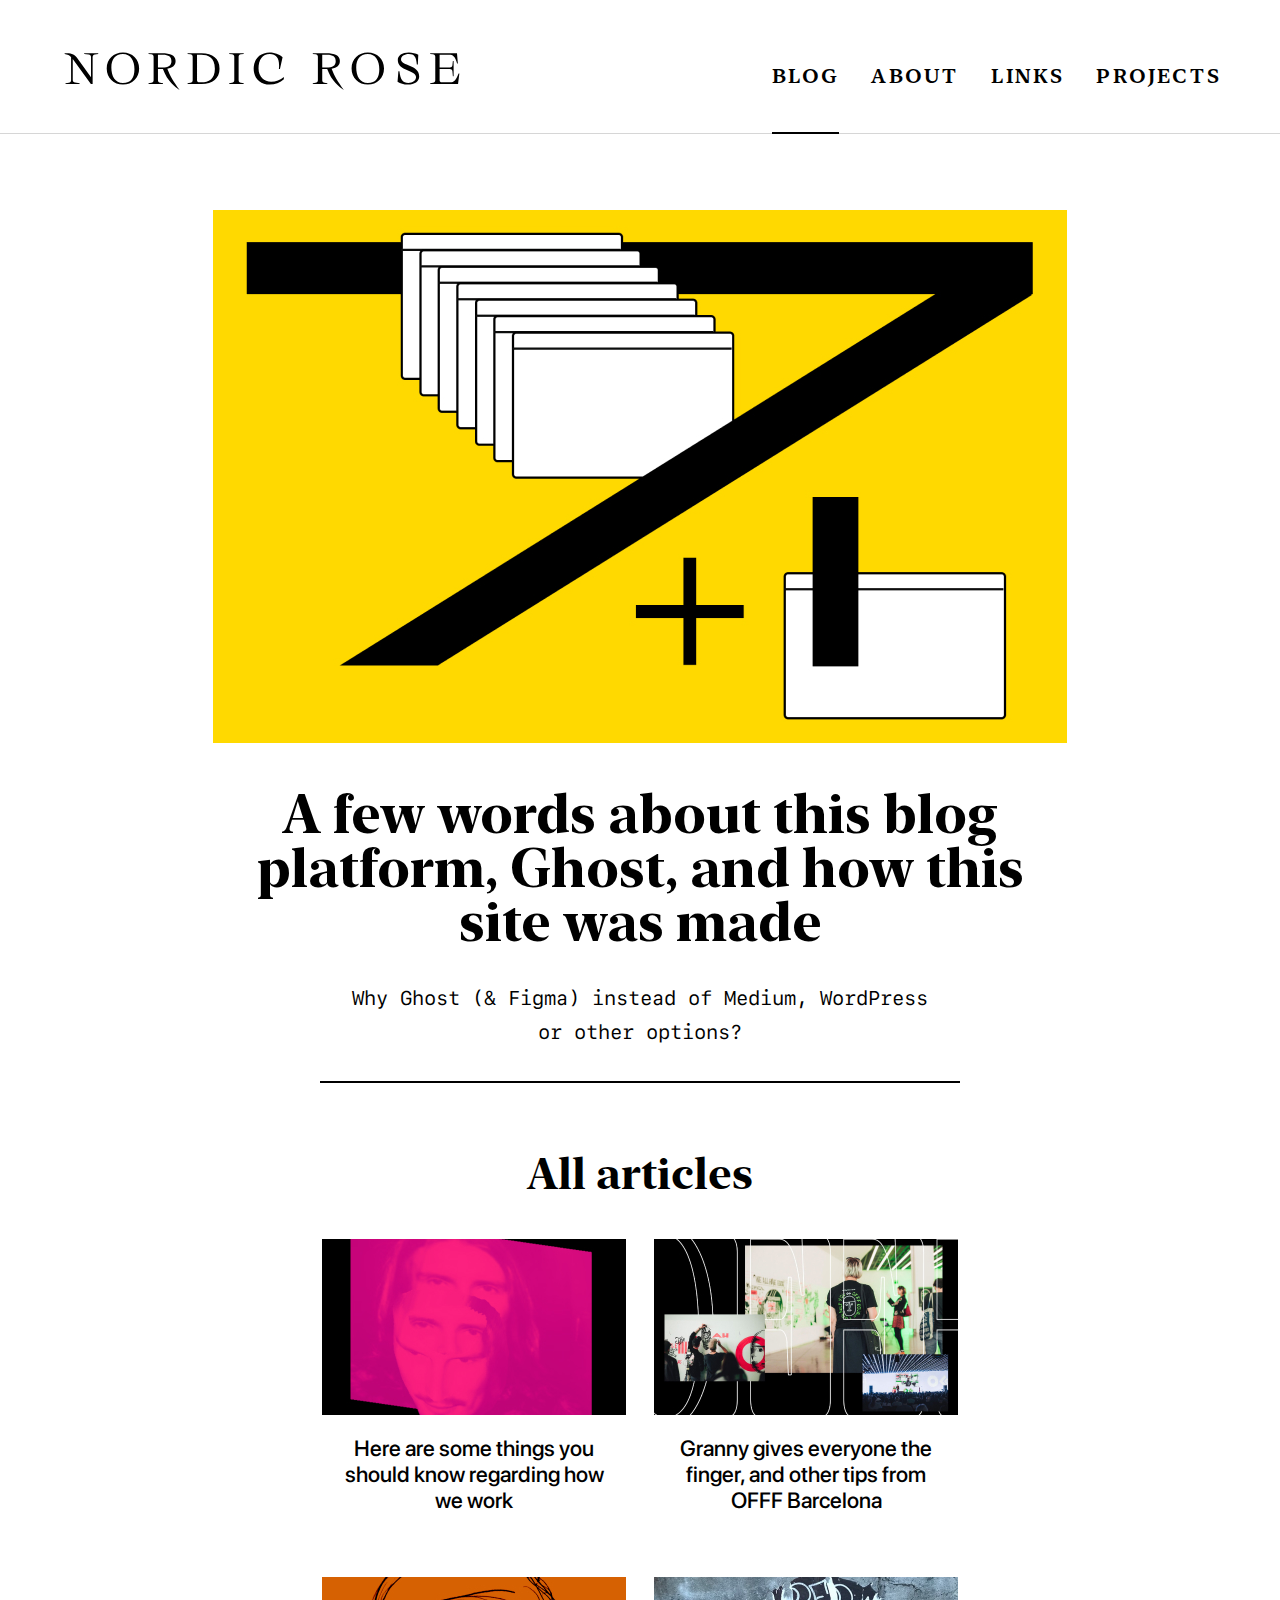
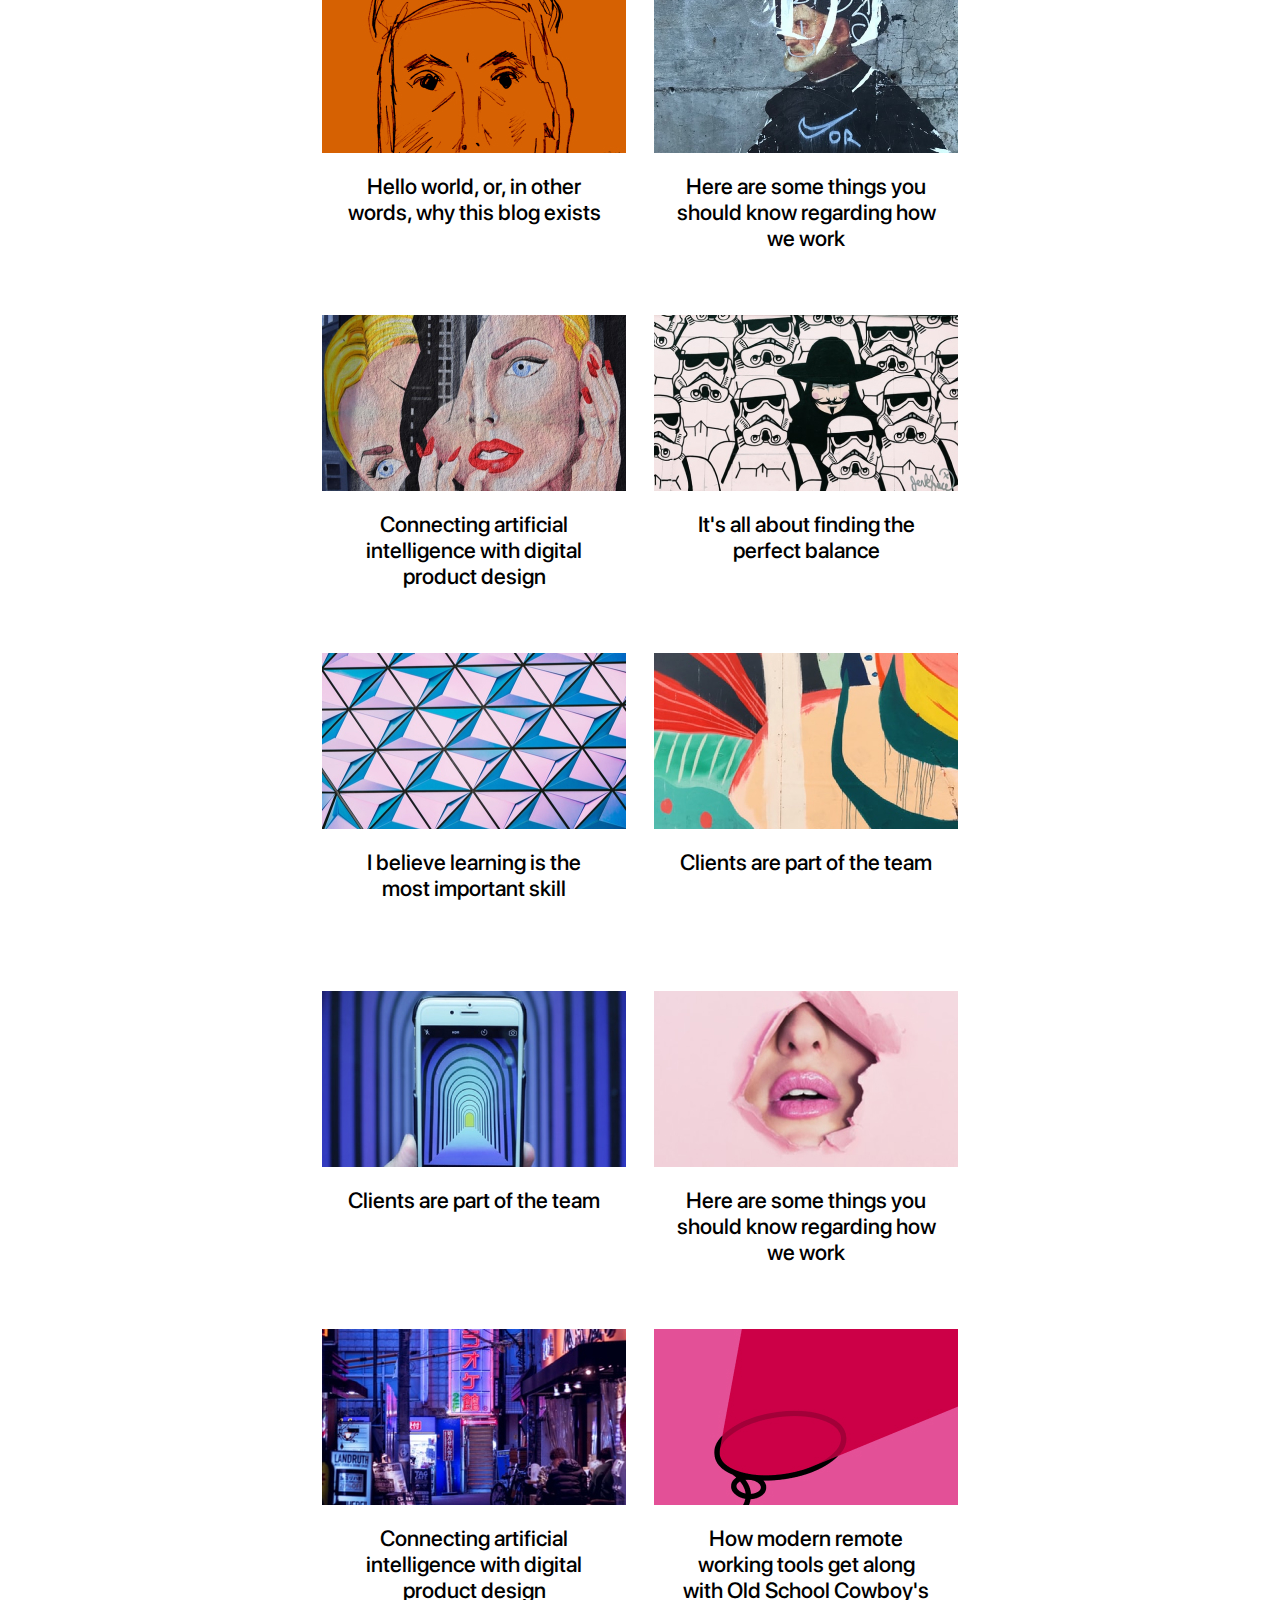
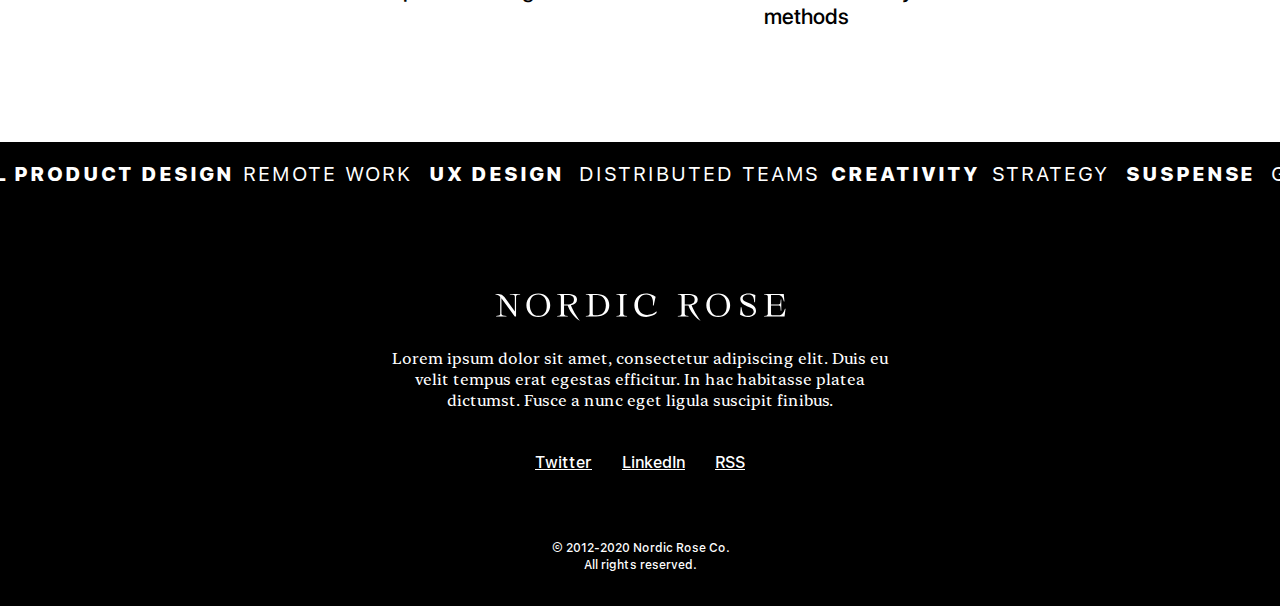
<file: index.html>
<!DOCTYPE html>
<html lang="en">
  <head>
    <meta charset="utf-8" />
    <meta name="viewport" content="width=device-width,initial-scale=1" />
    <title>Document</title>
    <link href="./static/css/main.css" rel="stylesheet" />
  </head>
  <body>
    <div id="root">
      <div id="home-page">
        <header class="">
          <div class="my-container header">
            <a href="./"
              ><div class="logo-wrapper">
                <svg viewBox="0 0 397 39" fill="none" xmlns="http://www.w3.org/2000/svg" class="logo fill-black">
                  <path
                    d="M1.46398 32H15.588V31.252L11.012 30.68C9.69198 30.504 8.72399 29.492 8.72399 28.128V7.05204L26.896 32H28.656V4.98404C28.656 3.66404 29.58 2.56404 30.9 2.38804L34.244 1.94804V1.20004H20.164V1.94804L24.74 2.52004C26.06 2.69604 27.028 3.70804 27.028 5.07204V25.4L12.772 5.55604C9.82399 1.42004 6.74398 1.20004 0.583984 1.20004V1.94804C3.26798 2.34404 5.90798 3.35604 7.05199 5.38004V28.216C7.05199 29.536 6.12798 30.636 4.80798 30.812L1.46398 31.252V32Z"
                  ></path>
                  <path
                    d="M59.059 32.704C68.387 32.704 75.295 26.192 75.295 16.6C75.295 7.00804 68.387 0.540039 59.059 0.540039C49.7309 0.540039 42.779 7.00804 42.779 16.6C42.779 26.192 49.7309 32.704 59.059 32.704ZM59.103 31.164C51.007 31.164 47.443 24.168 47.443 15.588C47.443 7.58004 51.183 2.08004 59.015 2.08004C66.935 2.08004 70.587 8.94404 70.587 17.26C70.587 25.532 67.243 31.164 59.103 31.164Z"
                  ></path>
                  <path
                    d="M98.3437 17.128H99.1357C103.668 29.668 111.412 35.3 115.856 38.072C109.608 29.536 106.396 23.904 103.536 16.732C108.904 15.808 111.852 13.3 111.852 8.94404C111.852 3.40004 106.836 1.20004 97.9037 1.20004H84.7037V1.94804L87.5197 2.30004C88.8397 2.47604 89.8077 3.48804 89.8077 4.85204V28.348C89.8077 29.712 88.8397 30.724 87.5197 30.9L84.7037 31.252V32H99.2677V31.252L96.4517 30.9C95.1317 30.724 94.1637 29.712 94.1637 28.348V17.128H98.3437ZM94.1637 2.74004H99.0037C104.988 2.74004 107.672 4.80804 107.672 9.16404C107.672 13.52 104.68 15.588 98.2997 15.588H94.1637V2.74004Z"
                  ></path>
                  <path
                    d="M123.883 32H138.007C148.919 32 155.915 26.456 155.915 16.688C155.915 6.43604 148.919 1.20004 138.007 1.20004H123.883V1.94804L126.699 2.30004C128.019 2.47604 128.987 3.48804 128.987 4.85204V28.348C128.987 29.712 128.019 30.724 126.699 30.9L123.883 31.252V32ZM135.631 30.46C134.311 30.46 133.343 29.712 133.343 28.348V2.74004H137.655C144.343 2.74004 151.251 5.51204 151.251 16.688C151.251 27.028 145.135 30.46 137.655 30.46H135.631Z"
                  ></path>
                  <path
                    d="M165.597 32H180.161V31.252L177.345 30.9C176.025 30.724 175.057 29.712 175.057 28.348V4.85204C175.057 3.48804 176.025 2.47604 177.345 2.30004L180.161 1.94804V1.20004H165.597V1.94804L168.413 2.30004C169.733 2.47604 170.701 3.48804 170.701 4.85204V28.348C170.701 29.712 169.733 30.724 168.413 30.9L165.597 31.252V32Z"
                  ></path>
                  <path
                    d="M206.292 32.66C211.396 32.66 216.852 30.724 220.416 27.38V25.048C216.984 28.26 212.276 29.888 207.612 29.888C200.704 29.888 195.028 24.872 195.028 16.6C195.028 7.93204 198.988 2.08004 206.292 2.08004C213.596 2.08004 216.412 7.49204 215.444 16.996H216.5L219.14 5.24804C216.632 2.38804 209.812 0.540039 206.292 0.540039C196.656 0.540039 190.144 7.00804 190.144 16.6C190.144 26.236 196.7 32.66 206.292 32.66Z"
                  ></path>
                  <path
                    d="M263.086 17.128H263.878C268.41 29.668 276.154 35.3 280.598 38.072C274.35 29.536 271.138 23.904 268.278 16.732C273.646 15.808 276.594 13.3 276.594 8.94404C276.594 3.40004 271.578 1.20004 262.646 1.20004H249.446V1.94804L252.262 2.30004C253.582 2.47604 254.55 3.48804 254.55 4.85204V28.348C254.55 29.712 253.582 30.724 252.262 30.9L249.446 31.252V32H264.01V31.252L261.194 30.9C259.874 30.724 258.906 29.712 258.906 28.348V17.128H263.086ZM258.906 2.74004H263.746C269.73 2.74004 272.414 4.80804 272.414 9.16404C272.414 13.52 269.422 15.588 263.042 15.588H258.906V2.74004Z"
                  ></path>
                  <path
                    d="M304.608 32.704C313.936 32.704 320.844 26.192 320.844 16.6C320.844 7.00804 313.936 0.540039 304.608 0.540039C295.28 0.540039 288.328 7.00804 288.328 16.6C288.328 26.192 295.28 32.704 304.608 32.704ZM304.652 31.164C296.556 31.164 292.992 24.168 292.992 15.588C292.992 7.58004 296.732 2.08004 304.564 2.08004C312.484 2.08004 316.136 8.94404 316.136 17.26C316.136 25.532 312.792 31.164 304.652 31.164Z"
                  ></path>
                  <path
                    d="M344.885 32.66C351.485 32.66 356.149 29.316 356.149 24.476C356.149 12.64 337.933 14.048 337.933 7.49204C337.933 4.36804 341.101 2.08004 345.809 2.08004C351.221 2.08004 353.245 4.98404 353.773 12.64H354.785L355.225 2.65204C352.629 1.50804 349.329 0.540039 345.809 0.540039C338.945 0.540039 334.677 3.62004 334.677 7.93204C334.677 19.416 352.981 17.612 352.981 25.136C352.981 28.656 349.373 31.12 345.325 31.12C339.649 31.12 337.361 28.084 336.305 19.372H335.293L334.413 29.8C337.449 31.472 340.265 32.66 344.885 32.66Z"
                  ></path>
                  <path
                    d="M367.155 32H395.095L396.414 21.616H395.667C392.983 28.568 391.135 30.46 387.219 30.46H378.902C377.582 30.46 376.615 29.712 376.615 28.348V17.128H386.954C388.142 17.128 389.33 17.964 389.418 19.108L389.902 24.256H390.651V8.90004H389.902L389.418 13.608C389.286 14.796 388.142 15.588 386.954 15.588H376.615V2.74004H386.339C389.595 2.74004 392.41 4.28004 394.171 11.628H394.918L394.039 1.20004H367.155V1.94804L369.97 2.30004C371.29 2.47604 372.259 3.48804 372.259 4.85204V28.348C372.259 29.712 371.29 30.724 369.97 30.9L367.155 31.252V32Z"
                  ></path>
                </svg></div
            ></a>
            <nav>
              <div class="mobile">
                <div></div>
                <div></div>
                <div></div>
              </div>
              <ul>
                <li class="font-new-york-small active">BLOG</li>
                <li class="font-new-york-small">ABOUT</li>
                <li class="font-new-york-small">LINKS</li>
                <li class="font-new-york-small">PROJECTS</li>
              </ul>
            </nav>
          </div>
        </header>
        <div class="home-sec-1 flex-center-col">
          <div class="my-container">
            <div class="img-wrapper"><img src="./static/media/image 2.jpg" alt="Banner img" /></div>
          </div>
          <div class="my-container-p flex-center-col">
            <div class="font-new-york-extra-large title">A few words about this blog platform, Ghost, and how this site was made</div>
            <div class="font-sf-mono subtitle">Why Ghost (&amp; Figma) instead of Medium, WordPress or other options?</div>
          </div>
          <div class="line"></div>
        </div>
        <div class="my-container-p home-sec-2 flex-center-col">
          <a href="./articles.html"><div class="font-new-york-extra-large title">All articles</div></a>
          <ul class="articles">
            <li class="article">
              <img src="./static/media/p1.jpg" alt="img" />
              <div class="font-sf-pro-display text">Here are some things you should know regarding how we work</div>
            </li>
            <li class="article">
              <img src="./static/media/p2.jpg" alt="img" />
              <div class="font-sf-pro-display text">Granny gives everyone the finger, and other tips from OFFF Barcelona</div>
            </li>
            <li class="article">
              <img src="./static/media/p3.jpg" alt="img" />
              <div class="font-sf-pro-display text">Hello world, or, in other words, why this blog exists</div>
            </li>
            <li class="article">
              <img src="./static/media/p4.jpg" alt="img" />
              <div class="font-sf-pro-display text">Here are some things you should know regarding how we work</div>
            </li>
            <li class="article">
              <img src="./static/media/p5.jpg" alt="img" />
              <div class="font-sf-pro-display text">Connecting artificial intelligence with digital product design</div>
            </li>
            <li class="article">
              <img src="./static/media/p6.jpg" alt="img" />
              <div class="font-sf-pro-display text">It's all about finding the perfect balance</div>
            </li>
            <li class="article">
              <img src="./static/media/p7.jpg" alt="img" />
              <div class="font-sf-pro-display text">I believe learning is the most important skill</div>
            </li>
            <li class="article">
              <img src="./static/media/p8.jpg" alt="img" />
              <div class="font-sf-pro-display text">Clients are part of the team</div>
            </li>
            <li class="article">
              <img src="./static/media/p9.jpg" alt="img" />
              <div class="font-sf-pro-display text">Clients are part of the team</div>
            </li>
            <li class="article">
              <img src="./static/media/p10.jpg" alt="img" />
              <div class="font-sf-pro-display text">Here are some things you should know regarding how we work</div>
            </li>
            <li class="article">
              <img src="./static/media/p11.jpg" alt="img" />
              <div class="font-sf-pro-display text">Connecting artificial intelligence with digital product design</div>
            </li>
            <li class="article">
              <img src="./static/media/p12.jpg" alt="img" />
              <div class="font-sf-pro-display text">How modern remote working tools get along with Old School Cowboy's methods</div>
            </li>
          </ul>
        </div>
        <footer>
          <div class="my-container">
            <div class="text-scroll">
              <div>Digital product design</div>
              <div>Remote work</div>
              <div>UX design</div>
              <div>Distributed teams</div>
              <div>Creativity</div>
              <div>Strategy</div>
              <div>Suspense</div>
              <div>Growth</div>
            </div>
            <div class="flex-center-col">
              <div class="logo-wrapper">
                <svg viewBox="0 0 397 39" fill="none" xmlns="http://www.w3.org/2000/svg" class="logo fill-white">
                  <path
                    d="M1.46398 32H15.588V31.252L11.012 30.68C9.69198 30.504 8.72399 29.492 8.72399 28.128V7.05204L26.896 32H28.656V4.98404C28.656 3.66404 29.58 2.56404 30.9 2.38804L34.244 1.94804V1.20004H20.164V1.94804L24.74 2.52004C26.06 2.69604 27.028 3.70804 27.028 5.07204V25.4L12.772 5.55604C9.82399 1.42004 6.74398 1.20004 0.583984 1.20004V1.94804C3.26798 2.34404 5.90798 3.35604 7.05199 5.38004V28.216C7.05199 29.536 6.12798 30.636 4.80798 30.812L1.46398 31.252V32Z"
                  ></path>
                  <path
                    d="M59.059 32.704C68.387 32.704 75.295 26.192 75.295 16.6C75.295 7.00804 68.387 0.540039 59.059 0.540039C49.7309 0.540039 42.779 7.00804 42.779 16.6C42.779 26.192 49.7309 32.704 59.059 32.704ZM59.103 31.164C51.007 31.164 47.443 24.168 47.443 15.588C47.443 7.58004 51.183 2.08004 59.015 2.08004C66.935 2.08004 70.587 8.94404 70.587 17.26C70.587 25.532 67.243 31.164 59.103 31.164Z"
                  ></path>
                  <path
                    d="M98.3437 17.128H99.1357C103.668 29.668 111.412 35.3 115.856 38.072C109.608 29.536 106.396 23.904 103.536 16.732C108.904 15.808 111.852 13.3 111.852 8.94404C111.852 3.40004 106.836 1.20004 97.9037 1.20004H84.7037V1.94804L87.5197 2.30004C88.8397 2.47604 89.8077 3.48804 89.8077 4.85204V28.348C89.8077 29.712 88.8397 30.724 87.5197 30.9L84.7037 31.252V32H99.2677V31.252L96.4517 30.9C95.1317 30.724 94.1637 29.712 94.1637 28.348V17.128H98.3437ZM94.1637 2.74004H99.0037C104.988 2.74004 107.672 4.80804 107.672 9.16404C107.672 13.52 104.68 15.588 98.2997 15.588H94.1637V2.74004Z"
                  ></path>
                  <path
                    d="M123.883 32H138.007C148.919 32 155.915 26.456 155.915 16.688C155.915 6.43604 148.919 1.20004 138.007 1.20004H123.883V1.94804L126.699 2.30004C128.019 2.47604 128.987 3.48804 128.987 4.85204V28.348C128.987 29.712 128.019 30.724 126.699 30.9L123.883 31.252V32ZM135.631 30.46C134.311 30.46 133.343 29.712 133.343 28.348V2.74004H137.655C144.343 2.74004 151.251 5.51204 151.251 16.688C151.251 27.028 145.135 30.46 137.655 30.46H135.631Z"
                  ></path>
                  <path
                    d="M165.597 32H180.161V31.252L177.345 30.9C176.025 30.724 175.057 29.712 175.057 28.348V4.85204C175.057 3.48804 176.025 2.47604 177.345 2.30004L180.161 1.94804V1.20004H165.597V1.94804L168.413 2.30004C169.733 2.47604 170.701 3.48804 170.701 4.85204V28.348C170.701 29.712 169.733 30.724 168.413 30.9L165.597 31.252V32Z"
                  ></path>
                  <path
                    d="M206.292 32.66C211.396 32.66 216.852 30.724 220.416 27.38V25.048C216.984 28.26 212.276 29.888 207.612 29.888C200.704 29.888 195.028 24.872 195.028 16.6C195.028 7.93204 198.988 2.08004 206.292 2.08004C213.596 2.08004 216.412 7.49204 215.444 16.996H216.5L219.14 5.24804C216.632 2.38804 209.812 0.540039 206.292 0.540039C196.656 0.540039 190.144 7.00804 190.144 16.6C190.144 26.236 196.7 32.66 206.292 32.66Z"
                  ></path>
                  <path
                    d="M263.086 17.128H263.878C268.41 29.668 276.154 35.3 280.598 38.072C274.35 29.536 271.138 23.904 268.278 16.732C273.646 15.808 276.594 13.3 276.594 8.94404C276.594 3.40004 271.578 1.20004 262.646 1.20004H249.446V1.94804L252.262 2.30004C253.582 2.47604 254.55 3.48804 254.55 4.85204V28.348C254.55 29.712 253.582 30.724 252.262 30.9L249.446 31.252V32H264.01V31.252L261.194 30.9C259.874 30.724 258.906 29.712 258.906 28.348V17.128H263.086ZM258.906 2.74004H263.746C269.73 2.74004 272.414 4.80804 272.414 9.16404C272.414 13.52 269.422 15.588 263.042 15.588H258.906V2.74004Z"
                  ></path>
                  <path
                    d="M304.608 32.704C313.936 32.704 320.844 26.192 320.844 16.6C320.844 7.00804 313.936 0.540039 304.608 0.540039C295.28 0.540039 288.328 7.00804 288.328 16.6C288.328 26.192 295.28 32.704 304.608 32.704ZM304.652 31.164C296.556 31.164 292.992 24.168 292.992 15.588C292.992 7.58004 296.732 2.08004 304.564 2.08004C312.484 2.08004 316.136 8.94404 316.136 17.26C316.136 25.532 312.792 31.164 304.652 31.164Z"
                  ></path>
                  <path
                    d="M344.885 32.66C351.485 32.66 356.149 29.316 356.149 24.476C356.149 12.64 337.933 14.048 337.933 7.49204C337.933 4.36804 341.101 2.08004 345.809 2.08004C351.221 2.08004 353.245 4.98404 353.773 12.64H354.785L355.225 2.65204C352.629 1.50804 349.329 0.540039 345.809 0.540039C338.945 0.540039 334.677 3.62004 334.677 7.93204C334.677 19.416 352.981 17.612 352.981 25.136C352.981 28.656 349.373 31.12 345.325 31.12C339.649 31.12 337.361 28.084 336.305 19.372H335.293L334.413 29.8C337.449 31.472 340.265 32.66 344.885 32.66Z"
                  ></path>
                  <path
                    d="M367.155 32H395.095L396.414 21.616H395.667C392.983 28.568 391.135 30.46 387.219 30.46H378.902C377.582 30.46 376.615 29.712 376.615 28.348V17.128H386.954C388.142 17.128 389.33 17.964 389.418 19.108L389.902 24.256H390.651V8.90004H389.902L389.418 13.608C389.286 14.796 388.142 15.588 386.954 15.588H376.615V2.74004H386.339C389.595 2.74004 392.41 4.28004 394.171 11.628H394.918L394.039 1.20004H367.155V1.94804L369.97 2.30004C371.29 2.47604 372.259 3.48804 372.259 4.85204V28.348C372.259 29.712 371.29 30.724 369.97 30.9L367.155 31.252V32Z"
                  ></path>
                </svg>
              </div>
              <div class="subtitle">
                Lorem ipsum dolor sit amet, consectetur adipiscing elit. Duis eu velit tempus erat egestas efficitur. In hac habitasse platea
                dictumst. Fusce a nunc eget ligula<span class="hide-mobile"> suscipit finibus</span>.
              </div>
              <ul class="socials">
                <li>Twitter</li>
                <li>LinkedIn</li>
                <li>RSS</li>
              </ul>
              <div class="copyright">
                <div>© 2012-2020 Nordic Rose Co.</div>
                <div>All rights reserved.</div>
              </div>
            </div>
          </div>
        </footer>
      </div>
    </div>
  </body>
</html>
</file>
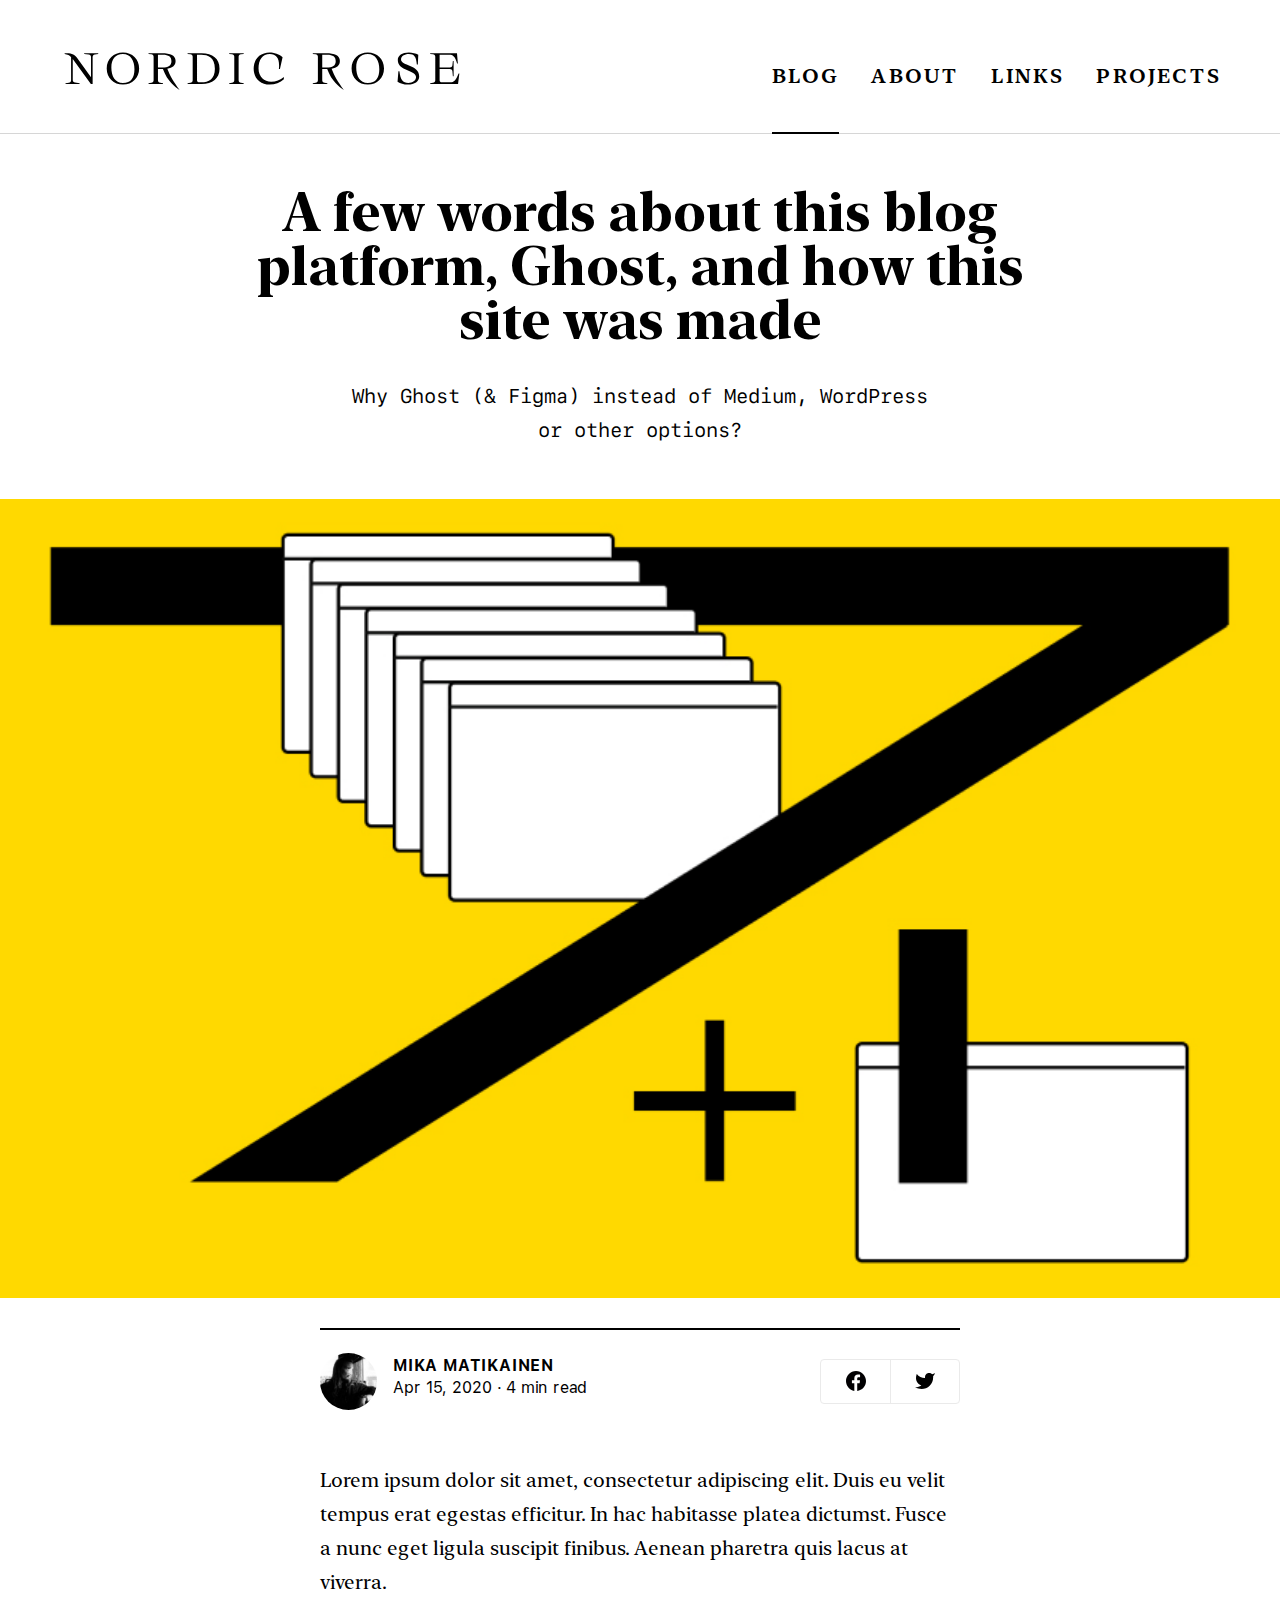
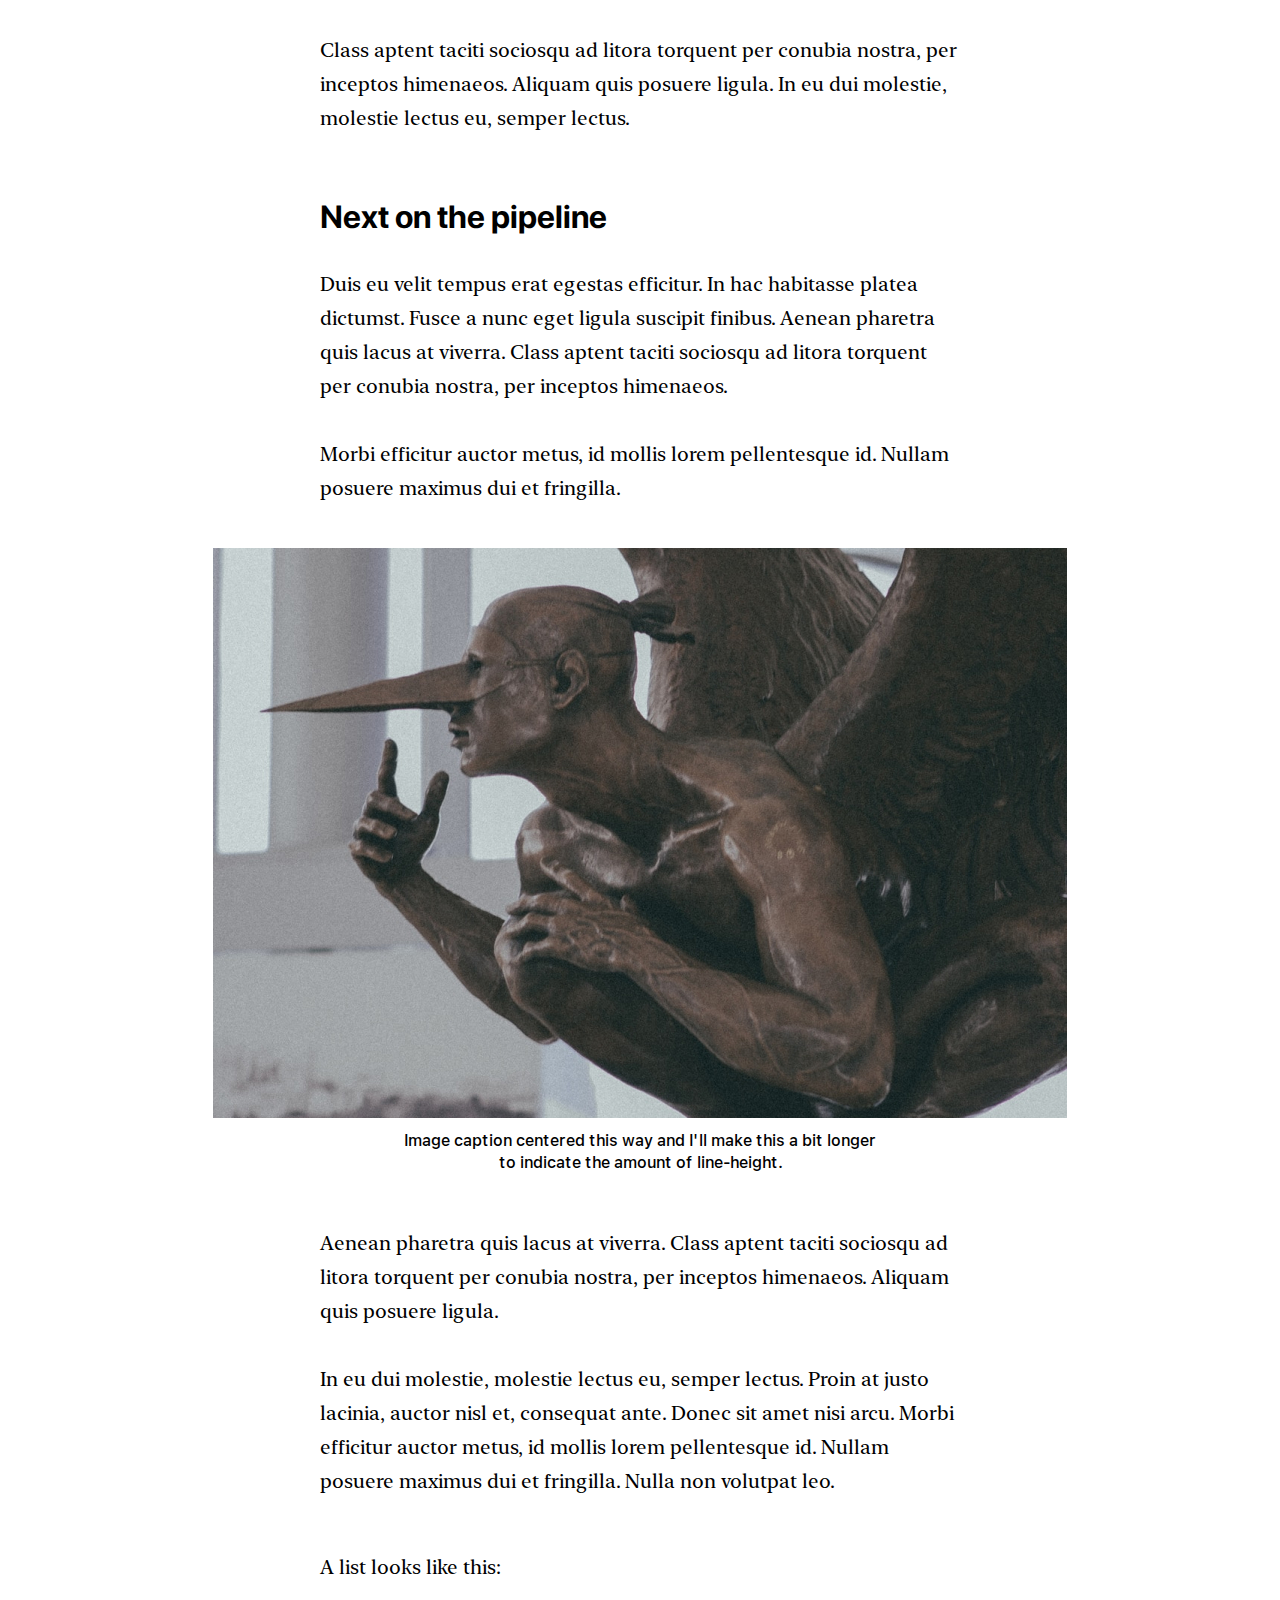
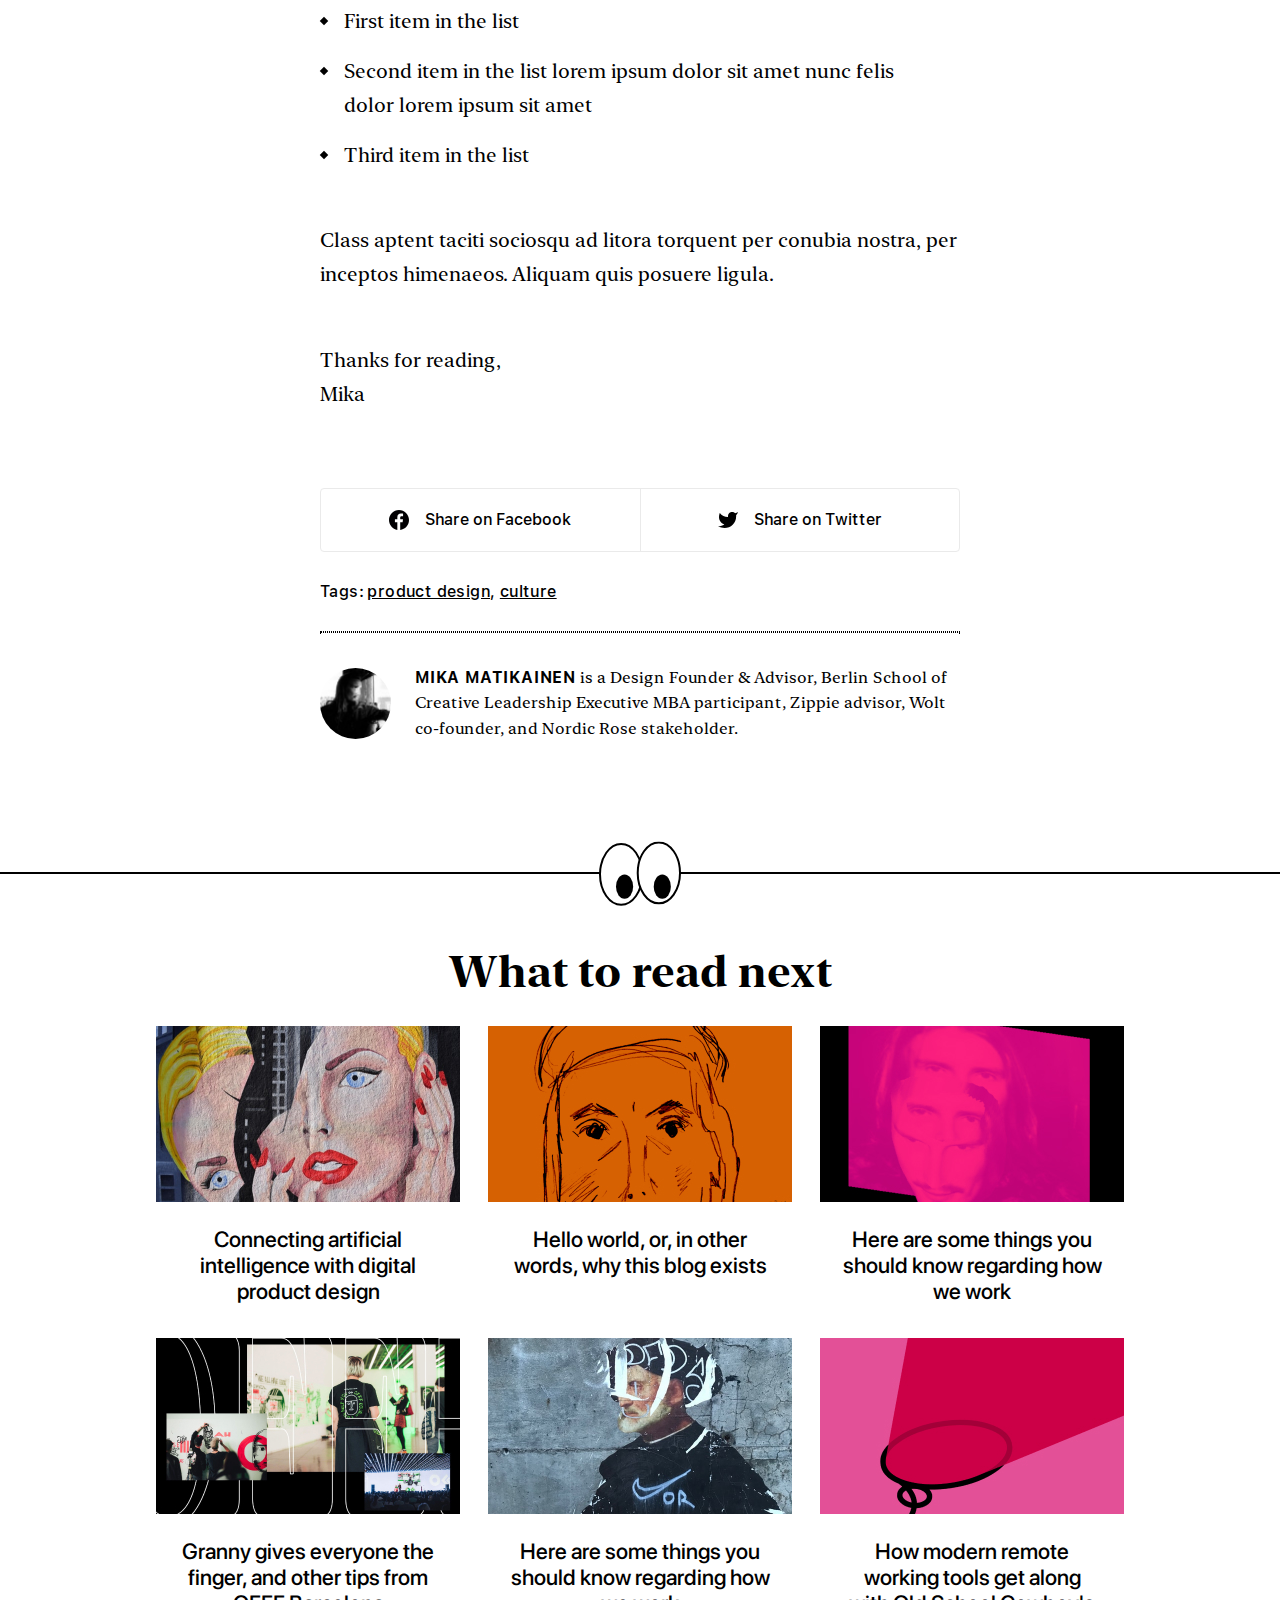
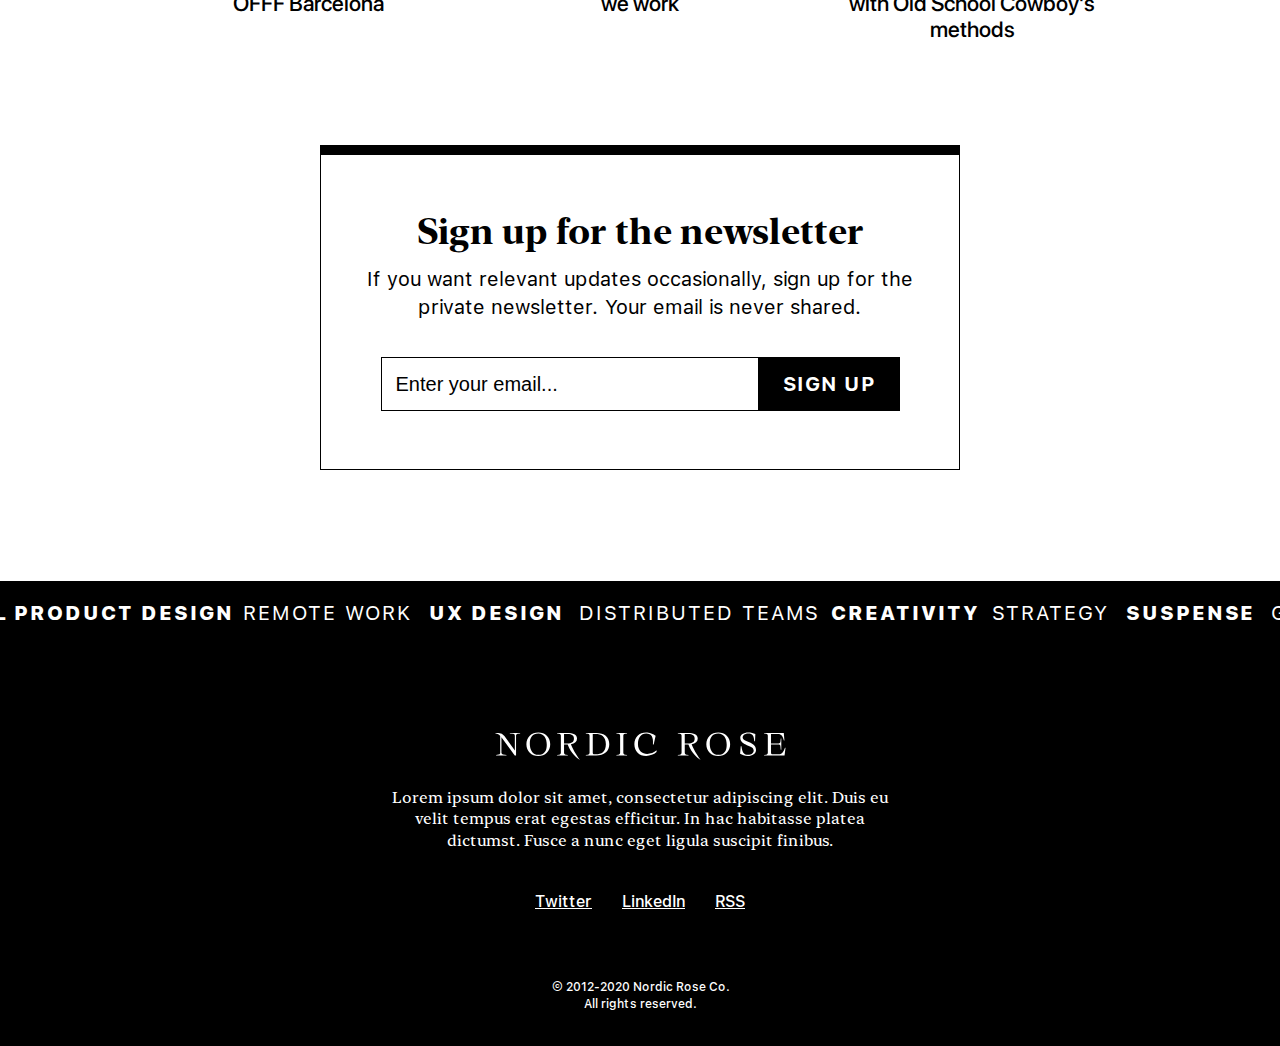
<file: articles.html>
<!DOCTYPE html>
<html lang="en">
  <head>
    <meta charset="utf-8" />
    <meta name="viewport" content="width=device-width,initial-scale=1" />
    <title>Document</title>
    <link href="./static/css/main.css" rel="stylesheet" />
  </head>
  <body>
    <div id="root">
      <div id="article-page">
        <header>
          <div class="my-container header">
            <a href="./"
              ><div class="logo-wrapper">
                <svg viewBox="0 0 397 39" fill="none" xmlns="http://www.w3.org/2000/svg" class="logo fill-black">
                  <path
                    d="M1.46398 32H15.588V31.252L11.012 30.68C9.69198 30.504 8.72399 29.492 8.72399 28.128V7.05204L26.896 32H28.656V4.98404C28.656 3.66404 29.58 2.56404 30.9 2.38804L34.244 1.94804V1.20004H20.164V1.94804L24.74 2.52004C26.06 2.69604 27.028 3.70804 27.028 5.07204V25.4L12.772 5.55604C9.82399 1.42004 6.74398 1.20004 0.583984 1.20004V1.94804C3.26798 2.34404 5.90798 3.35604 7.05199 5.38004V28.216C7.05199 29.536 6.12798 30.636 4.80798 30.812L1.46398 31.252V32Z"
                  ></path>
                  <path
                    d="M59.059 32.704C68.387 32.704 75.295 26.192 75.295 16.6C75.295 7.00804 68.387 0.540039 59.059 0.540039C49.7309 0.540039 42.779 7.00804 42.779 16.6C42.779 26.192 49.7309 32.704 59.059 32.704ZM59.103 31.164C51.007 31.164 47.443 24.168 47.443 15.588C47.443 7.58004 51.183 2.08004 59.015 2.08004C66.935 2.08004 70.587 8.94404 70.587 17.26C70.587 25.532 67.243 31.164 59.103 31.164Z"
                  ></path>
                  <path
                    d="M98.3437 17.128H99.1357C103.668 29.668 111.412 35.3 115.856 38.072C109.608 29.536 106.396 23.904 103.536 16.732C108.904 15.808 111.852 13.3 111.852 8.94404C111.852 3.40004 106.836 1.20004 97.9037 1.20004H84.7037V1.94804L87.5197 2.30004C88.8397 2.47604 89.8077 3.48804 89.8077 4.85204V28.348C89.8077 29.712 88.8397 30.724 87.5197 30.9L84.7037 31.252V32H99.2677V31.252L96.4517 30.9C95.1317 30.724 94.1637 29.712 94.1637 28.348V17.128H98.3437ZM94.1637 2.74004H99.0037C104.988 2.74004 107.672 4.80804 107.672 9.16404C107.672 13.52 104.68 15.588 98.2997 15.588H94.1637V2.74004Z"
                  ></path>
                  <path
                    d="M123.883 32H138.007C148.919 32 155.915 26.456 155.915 16.688C155.915 6.43604 148.919 1.20004 138.007 1.20004H123.883V1.94804L126.699 2.30004C128.019 2.47604 128.987 3.48804 128.987 4.85204V28.348C128.987 29.712 128.019 30.724 126.699 30.9L123.883 31.252V32ZM135.631 30.46C134.311 30.46 133.343 29.712 133.343 28.348V2.74004H137.655C144.343 2.74004 151.251 5.51204 151.251 16.688C151.251 27.028 145.135 30.46 137.655 30.46H135.631Z"
                  ></path>
                  <path
                    d="M165.597 32H180.161V31.252L177.345 30.9C176.025 30.724 175.057 29.712 175.057 28.348V4.85204C175.057 3.48804 176.025 2.47604 177.345 2.30004L180.161 1.94804V1.20004H165.597V1.94804L168.413 2.30004C169.733 2.47604 170.701 3.48804 170.701 4.85204V28.348C170.701 29.712 169.733 30.724 168.413 30.9L165.597 31.252V32Z"
                  ></path>
                  <path
                    d="M206.292 32.66C211.396 32.66 216.852 30.724 220.416 27.38V25.048C216.984 28.26 212.276 29.888 207.612 29.888C200.704 29.888 195.028 24.872 195.028 16.6C195.028 7.93204 198.988 2.08004 206.292 2.08004C213.596 2.08004 216.412 7.49204 215.444 16.996H216.5L219.14 5.24804C216.632 2.38804 209.812 0.540039 206.292 0.540039C196.656 0.540039 190.144 7.00804 190.144 16.6C190.144 26.236 196.7 32.66 206.292 32.66Z"
                  ></path>
                  <path
                    d="M263.086 17.128H263.878C268.41 29.668 276.154 35.3 280.598 38.072C274.35 29.536 271.138 23.904 268.278 16.732C273.646 15.808 276.594 13.3 276.594 8.94404C276.594 3.40004 271.578 1.20004 262.646 1.20004H249.446V1.94804L252.262 2.30004C253.582 2.47604 254.55 3.48804 254.55 4.85204V28.348C254.55 29.712 253.582 30.724 252.262 30.9L249.446 31.252V32H264.01V31.252L261.194 30.9C259.874 30.724 258.906 29.712 258.906 28.348V17.128H263.086ZM258.906 2.74004H263.746C269.73 2.74004 272.414 4.80804 272.414 9.16404C272.414 13.52 269.422 15.588 263.042 15.588H258.906V2.74004Z"
                  ></path>
                  <path
                    d="M304.608 32.704C313.936 32.704 320.844 26.192 320.844 16.6C320.844 7.00804 313.936 0.540039 304.608 0.540039C295.28 0.540039 288.328 7.00804 288.328 16.6C288.328 26.192 295.28 32.704 304.608 32.704ZM304.652 31.164C296.556 31.164 292.992 24.168 292.992 15.588C292.992 7.58004 296.732 2.08004 304.564 2.08004C312.484 2.08004 316.136 8.94404 316.136 17.26C316.136 25.532 312.792 31.164 304.652 31.164Z"
                  ></path>
                  <path
                    d="M344.885 32.66C351.485 32.66 356.149 29.316 356.149 24.476C356.149 12.64 337.933 14.048 337.933 7.49204C337.933 4.36804 341.101 2.08004 345.809 2.08004C351.221 2.08004 353.245 4.98404 353.773 12.64H354.785L355.225 2.65204C352.629 1.50804 349.329 0.540039 345.809 0.540039C338.945 0.540039 334.677 3.62004 334.677 7.93204C334.677 19.416 352.981 17.612 352.981 25.136C352.981 28.656 349.373 31.12 345.325 31.12C339.649 31.12 337.361 28.084 336.305 19.372H335.293L334.413 29.8C337.449 31.472 340.265 32.66 344.885 32.66Z"
                  ></path>
                  <path
                    d="M367.155 32H395.095L396.414 21.616H395.667C392.983 28.568 391.135 30.46 387.219 30.46H378.902C377.582 30.46 376.615 29.712 376.615 28.348V17.128H386.954C388.142 17.128 389.33 17.964 389.418 19.108L389.902 24.256H390.651V8.90004H389.902L389.418 13.608C389.286 14.796 388.142 15.588 386.954 15.588H376.615V2.74004H386.339C389.595 2.74004 392.41 4.28004 394.171 11.628H394.918L394.039 1.20004H367.155V1.94804L369.97 2.30004C371.29 2.47604 372.259 3.48804 372.259 4.85204V28.348C372.259 29.712 371.29 30.724 369.97 30.9L367.155 31.252V32Z"
                  ></path>
                </svg></div
            ></a>
            <nav>
              <div class="mobile">
                <div></div>
                <div></div>
                <div></div>
              </div>
              <ul>
                <li class="font-new-york-small active">BLOG</li>
                <li class="font-new-york-small">ABOUT</li>
                <li class="font-new-york-small">LINKS</li>
                <li class="font-new-york-small">PROJECTS</li>
              </ul>
            </nav>
          </div>
        </header>
        <div class="home-sec-1 flex-center-col">
          <div class="my-container-p flex-center-col">
            <div class="font-new-york-extra-large title">A few words about this blog platform, Ghost, and how this site was made</div>
            <div class="font-sf-mono subtitle">Why Ghost (&amp; Figma) instead of Medium, WordPress or other options?</div>
          </div>
          <div class="my-container">
            <div class="img-wrapper"><img src="./static/media/image 2.jpg" alt="Banner img" /></div>
          </div>
        </div>
        <div class="my-container-p"><div class="line"></div></div>
        <div class="article-post">
          <div class="my-container-p">
            <div class="post-container">
              <div class="post-info">
                <div class="user-info">
                  <div class="user-avatar">
                    <img src="./static/media/avatar.jpg" alt="Avatar" />
                  </div>
                  <div>
                    <div class="name">Mika MAtikainen</div>
                    <div class="user-post-time">Apr 15, 2020 · 4 min read</div>
                  </div>
                </div>
                <div>
                  <div class="post-share">
                    <div class="post-share-icon-wrapper">
                      <svg viewBox="0 0 20 20" fill="none" xmlns="http://www.w3.org/2000/svg" class="h-5 w-5">
                        <path
                          d="M10.0001 0C4.47724 0 0 4.49595 0 10.0419C0 15.0159 3.60522 19.1352 8.33225 19.9329V12.1369H5.91994V9.33139H8.33225V7.26274C8.33225 4.86251 9.79213 3.55453 11.9247 3.55453C12.9461 3.55453 13.8238 3.63095 14.0786 3.66461V6.17349L12.5995 6.17421C11.44 6.17421 11.2165 6.7274 11.2165 7.53946V9.32996H13.9832L13.6223 12.1354H11.2165V20C16.1642 19.3953 20 15.171 20 10.039C20 4.49595 15.5228 0 10.0001 0Z"
                          fill="#010002"
                        ></path>
                      </svg>
                    </div>
                    <div class="post-share-icon-wrapper">
                      <svg viewBox="0 0 20 20" fill="none" xmlns="http://www.w3.org/2000/svg" class="h-5 w-5">
                        <path
                          d="M20 2.00897C19.1294 2.61128 18.1656 3.07195 17.1455 3.37324C16.5979 2.75576 15.8703 2.3181 15.061 2.11947C14.2516 1.92083 13.3996 1.9708 12.6201 2.26261C11.8406 2.55442 11.1713 3.07399 10.7027 3.75105C10.2341 4.42812 9.98884 5.23002 10 6.04828V6.93996C8.40241 6.98059 6.81935 6.63306 5.39183 5.9283C3.96432 5.22354 2.73666 4.18345 1.81819 2.90065C1.81819 2.90065 -1.81819 10.9258 6.36365 14.4925C4.49139 15.739 2.26106 16.364 0 16.2758C8.18183 20.7342 18.1819 16.2758 18.1819 6.02153C18.1811 5.77316 18.1567 5.5254 18.1091 5.28144C19.037 4.38395 19.6917 3.25082 20 2.00897Z"
                          fill="black"
                        ></path>
                      </svg>
                    </div>
                    <div class="mobile-only">
                      <div class="post-share-icon-wrapper">
                        <svg viewBox="0 0 20 20" fill="none" xmlns="http://www.w3.org/2000/svg" class="h-5 w-5">
                          <path
                            d="M17.077 2.928C15.191 1.041 12.683 0.001 10.011 0C4.505 0 0.0240001 4.479 0.0220001 9.985C0.0210001 11.745 0.481 13.463 1.355 14.977L0 20L5.233 18.763C6.692 19.559 8.334 19.978 10.006 19.979H10.01C15.515 19.979 19.996 15.499 19.999 9.994C20.001 7.325 18.963 4.816 17.077 2.928ZM14.898 13.554C14.69 14.137 13.671 14.699 13.213 14.74C12.755 14.782 12.326 14.947 10.218 14.116C7.681 13.116 6.079 10.515 5.955 10.349C5.83 10.182 4.936 8.996 4.936 7.768C4.936 6.54 5.581 5.936 5.81 5.687C6.039 5.437 6.309 5.375 6.476 5.375C6.642 5.375 6.809 5.375 6.954 5.381C7.132 5.388 7.329 5.397 7.516 5.812C7.738 6.306 8.223 7.54 8.285 7.665C8.347 7.79 8.389 7.936 8.306 8.102C8.223 8.268 8.181 8.372 8.057 8.518C7.932 8.664 7.795 8.843 7.683 8.955C7.558 9.079 7.428 9.215 7.573 9.464C7.719 9.714 8.219 10.531 8.961 11.192C9.915 12.042 10.718 12.305 10.968 12.431C11.218 12.556 11.363 12.535 11.509 12.368C11.655 12.202 12.133 11.64 12.299 11.39C12.465 11.14 12.632 11.182 12.861 11.265C13.09 11.348 14.317 11.952 14.566 12.077C14.816 12.202 14.982 12.264 15.044 12.368C15.106 12.471 15.106 12.971 14.898 13.554Z"
                            fill="black"
                          ></path>
                        </svg>
                      </div>
                    </div>
                  </div>
                </div>
              </div>
            </div>
          </div>
          <div class="post-content">
            <div class="post-container">
              Lorem ipsum dolor sit amet, consectetur adipiscing elit. Duis eu velit tempus erat egestas efficitur. In hac habitasse platea dictumst.
              Fusce a nunc eget ligula suscipit finibus. Aenean pharetra quis lacus at viverra.<br /><br />Class aptent taciti sociosqu ad litora
              torquent per conubia nostra, per inceptos himenaeos. Aliquam quis posuere ligula. In eu dui molestie, molestie lectus eu, semper lectus.
            </div>
            <div class="post-container post-title">Next on the pipeline</div>
            <div class="post-container">
              Duis eu velit tempus erat egestas efficitur. In hac habitasse platea dictumst. Fusce a nunc eget ligula suscipit finibus. Aenean
              pharetra quis lacus at viverra. Class aptent taciti sociosqu ad litora torquent per conubia nostra, per inceptos himenaeos.<br /><br />Morbi
              efficitur auctor metus, id mollis lorem pellentesque id. Nullam posuere maximus dui et fringilla.
            </div>
            <div class="image flex-center-col">
              <img src="./static/media/Rectangle 8.jpg" alt="" />
              <div class="caption">Image caption centered this way and I'll make this a bit longer to indicate the amount of line-height.</div>
            </div>
            <div class="post-container">
              Aenean pharetra quis lacus at viverra. Class aptent taciti sociosqu ad litora torquent per conubia nostra, per inceptos himenaeos.
              Aliquam quis posuere ligula.<br /><br />In eu dui molestie, molestie lectus eu, semper lectus. Proin at justo lacinia, auctor nisl et,
              consequat ante. Donec sit amet nisi arcu. Morbi efficitur auctor metus, id mollis lorem pellentesque id. Nullam posuere maximus dui et
              fringilla. Nulla non volutpat leo.
            </div>
            <div class="post-container list pc-only">
              <div>A list looks like this:</div>
              <ul>
                <li>First item in the list</li>
                <li>Second item in the list lorem ipsum dolor sit amet nunc felis dolor lorem ipsum sit amet</li>
                <li>Third item in the list</li>
              </ul>
            </div>
            <div class="post-container">
              Class aptent taciti sociosqu ad litora torquent per conubia nostra, per inceptos himenaeos. Aliquam quis posuere ligula.
            </div>
            <div class="post-container">Thanks for reading,<br />Mika</div>
          </div>
          <div class="my-container-p">
            <div class="post-container">
              <div class="post-share wide">
                <div class="post-share-icon-wrapper">
                  <svg viewBox="0 0 20 20" fill="none" xmlns="http://www.w3.org/2000/svg" class="h-5 w-5">
                    <path
                      d="M10.0001 0C4.47724 0 0 4.49595 0 10.0419C0 15.0159 3.60522 19.1352 8.33225 19.9329V12.1369H5.91994V9.33139H8.33225V7.26274C8.33225 4.86251 9.79213 3.55453 11.9247 3.55453C12.9461 3.55453 13.8238 3.63095 14.0786 3.66461V6.17349L12.5995 6.17421C11.44 6.17421 11.2165 6.7274 11.2165 7.53946V9.32996H13.9832L13.6223 12.1354H11.2165V20C16.1642 19.3953 20 15.171 20 10.039C20 4.49595 15.5228 0 10.0001 0Z"
                      fill="#010002"
                    ></path></svg
                  ><span class="pc-only">Share on Facebook</span>
                </div>
                <div class="post-share-icon-wrapper">
                  <svg viewBox="0 0 20 20" fill="none" xmlns="http://www.w3.org/2000/svg" class="h-5 w-5">
                    <path
                      d="M20 2.00897C19.1294 2.61128 18.1656 3.07195 17.1455 3.37324C16.5979 2.75576 15.8703 2.3181 15.061 2.11947C14.2516 1.92083 13.3996 1.9708 12.6201 2.26261C11.8406 2.55442 11.1713 3.07399 10.7027 3.75105C10.2341 4.42812 9.98884 5.23002 10 6.04828V6.93996C8.40241 6.98059 6.81935 6.63306 5.39183 5.9283C3.96432 5.22354 2.73666 4.18345 1.81819 2.90065C1.81819 2.90065 -1.81819 10.9258 6.36365 14.4925C4.49139 15.739 2.26106 16.364 0 16.2758C8.18183 20.7342 18.1819 16.2758 18.1819 6.02153C18.1811 5.77316 18.1567 5.5254 18.1091 5.28144C19.037 4.38395 19.6917 3.25082 20 2.00897Z"
                      fill="black"
                    ></path></svg
                  ><span class="pc-only">Share on Twitter</span>
                </div>
                <div class="mobile-only">
                  <div class="post-share-icon-wrapper">
                    <svg viewBox="0 0 20 20" fill="none" xmlns="http://www.w3.org/2000/svg" class="h-5 w-5">
                      <path
                        d="M17.077 2.928C15.191 1.041 12.683 0.001 10.011 0C4.505 0 0.0240001 4.479 0.0220001 9.985C0.0210001 11.745 0.481 13.463 1.355 14.977L0 20L5.233 18.763C6.692 19.559 8.334 19.978 10.006 19.979H10.01C15.515 19.979 19.996 15.499 19.999 9.994C20.001 7.325 18.963 4.816 17.077 2.928ZM14.898 13.554C14.69 14.137 13.671 14.699 13.213 14.74C12.755 14.782 12.326 14.947 10.218 14.116C7.681 13.116 6.079 10.515 5.955 10.349C5.83 10.182 4.936 8.996 4.936 7.768C4.936 6.54 5.581 5.936 5.81 5.687C6.039 5.437 6.309 5.375 6.476 5.375C6.642 5.375 6.809 5.375 6.954 5.381C7.132 5.388 7.329 5.397 7.516 5.812C7.738 6.306 8.223 7.54 8.285 7.665C8.347 7.79 8.389 7.936 8.306 8.102C8.223 8.268 8.181 8.372 8.057 8.518C7.932 8.664 7.795 8.843 7.683 8.955C7.558 9.079 7.428 9.215 7.573 9.464C7.719 9.714 8.219 10.531 8.961 11.192C9.915 12.042 10.718 12.305 10.968 12.431C11.218 12.556 11.363 12.535 11.509 12.368C11.655 12.202 12.133 11.64 12.299 11.39C12.465 11.14 12.632 11.182 12.861 11.265C13.09 11.348 14.317 11.952 14.566 12.077C14.816 12.202 14.982 12.264 15.044 12.368C15.106 12.471 15.106 12.971 14.898 13.554Z"
                        fill="black"
                      ></path>
                    </svg>
                  </div>
                </div>
              </div>
              <div class="tags">Tags: <span>product design</span>, <span>culture</span></div>
              <div class="line line-dash"></div>
              <div class="user-info user-info-overview">
                <div class="user-avatar">
                  <img
                    src="[data-uri]"
                    alt="Avatar"
                  />
                </div>
                <div class="name-wrapper">
                  <span class="name">Mika MAtikainen</span> is a Design Founder &amp; Advisor, Berlin School of Creative Leadership Executive MBA
                  participant, Zippie advisor, Wolt co-founder, and Nordic Rose stakeholder.
                </div>
              </div>
            </div>
          </div>
        </div>
        <div id="page-break">
          <svg viewBox="0 0 82 65" fill="none" xmlns="http://www.w3.org/2000/svg">
            <path
              d="M43.2857 32.8572C43.2857 41.3545 40.8575 49.0049 36.9827 54.5046C33.106 60.007 27.8445 63.2857 22.1429 63.2857C16.4412 63.2857 11.1797 60.007 7.30297 54.5046C3.4282 49.0049 1 41.3545 1 32.8572C1 24.3598 3.4282 16.7094 7.30297 11.2098C11.1797 5.70734 16.4412 2.42859 22.1429 2.42859C27.8445 2.42859 33.106 5.70734 36.9827 11.2098C40.8575 16.7094 43.2857 24.3598 43.2857 32.8572Z"
              fill="white"
              stroke="black"
              stroke-width="2"
            ></path>
            <path
              d="M81.0001 31.4286C81.0001 39.9259 78.5719 47.5763 74.6971 53.076C70.8204 58.5784 65.5588 61.8571 59.8572 61.8571C54.1556 61.8571 48.894 58.5784 45.0173 53.076C41.1426 47.5763 38.7144 39.9259 38.7144 31.4286C38.7144 22.9312 41.1426 15.2808 45.0173 9.78117C48.894 4.27875 54.1556 1 59.8572 1C65.5588 1 70.8204 4.27875 74.6971 9.78117C78.5719 15.2808 81.0001 22.9312 81.0001 31.4286Z"
              fill="white"
              stroke="black"
              stroke-width="2"
            ></path>
            <ellipse cx="25.5714" cy="45.1429" rx="8.57143" ry="12.1429" fill="black"></ellipse>
            <ellipse cx="63.2858" cy="45.1429" rx="8.57143" ry="12.1429" fill="black"></ellipse>
          </svg>
        </div>
        <div id="whatToReadNext">
          <div class="my-container-p home-sec-2 flex-center-col">
            <div class="font-new-york-extra-large title">What to read next</div>
            <ul class="articles">
              <li class="article">
                <img src="./static/media/p5.jpg" alt="img" />
                <div class="font-sf-pro-display text">Connecting artificial intelligence with digital product design</div>
              </li>
              <li class="article">
                <img src="./static/media/p3.jpg" alt="img" />
                <div class="font-sf-pro-display text">Hello world, or, in other words, why this blog exists</div>
              </li>
              <li class="article">
                <img src="./static/media/p1.jpg" alt="img" />
                <div class="font-sf-pro-display text">Here are some things you should know regarding how we work</div>
              </li>
              <li class="article">
                <img src="./static/media/p2.jpg" alt="img" />
                <div class="font-sf-pro-display text">Granny gives everyone the finger, and other tips from OFFF Barcelona</div>
              </li>
              <li class="article">
                <img src="./static/media/p4.jpg" alt="img" />
                <div class="font-sf-pro-display text">Here are some things you should know regarding how we work</div>
              </li>
              <li class="article">
                <img src="./static/media/p12.jpg" alt="img" />
                <div class="font-sf-pro-display text">How modern remote working tools get along with Old School Cowboy's methods</div>
              </li>
            </ul>
          </div>
        </div>
        <div id="newsletter">
          <div class="post-container">
            <div class="newsletter-wrapper flex-center-col">
              <div class="title">Sign up for the newsletter</div>
              <div class="subtitle">If you want relevant updates occasionally, sign up for the private newsletter. Your email is never shared.</div>
              <div class="form">
                <input type="text" placeholder="Enter your email..." />
                <div class="btn">SIGN UP</div>
              </div>
            </div>
          </div>
        </div>
        <footer>
          <div class="my-container">
            <div class="text-scroll">
              <div>Digital product design</div>
              <div>Remote work</div>
              <div>UX design</div>
              <div>Distributed teams</div>
              <div>Creativity</div>
              <div>Strategy</div>
              <div>Suspense</div>
              <div>Growth</div>
            </div>
            <div class="flex-center-col">
              <div class="logo-wrapper">
                <svg viewBox="0 0 397 39" fill="none" xmlns="http://www.w3.org/2000/svg" class="logo fill-white">
                  <path
                    d="M1.46398 32H15.588V31.252L11.012 30.68C9.69198 30.504 8.72399 29.492 8.72399 28.128V7.05204L26.896 32H28.656V4.98404C28.656 3.66404 29.58 2.56404 30.9 2.38804L34.244 1.94804V1.20004H20.164V1.94804L24.74 2.52004C26.06 2.69604 27.028 3.70804 27.028 5.07204V25.4L12.772 5.55604C9.82399 1.42004 6.74398 1.20004 0.583984 1.20004V1.94804C3.26798 2.34404 5.90798 3.35604 7.05199 5.38004V28.216C7.05199 29.536 6.12798 30.636 4.80798 30.812L1.46398 31.252V32Z"
                  ></path>
                  <path
                    d="M59.059 32.704C68.387 32.704 75.295 26.192 75.295 16.6C75.295 7.00804 68.387 0.540039 59.059 0.540039C49.7309 0.540039 42.779 7.00804 42.779 16.6C42.779 26.192 49.7309 32.704 59.059 32.704ZM59.103 31.164C51.007 31.164 47.443 24.168 47.443 15.588C47.443 7.58004 51.183 2.08004 59.015 2.08004C66.935 2.08004 70.587 8.94404 70.587 17.26C70.587 25.532 67.243 31.164 59.103 31.164Z"
                  ></path>
                  <path
                    d="M98.3437 17.128H99.1357C103.668 29.668 111.412 35.3 115.856 38.072C109.608 29.536 106.396 23.904 103.536 16.732C108.904 15.808 111.852 13.3 111.852 8.94404C111.852 3.40004 106.836 1.20004 97.9037 1.20004H84.7037V1.94804L87.5197 2.30004C88.8397 2.47604 89.8077 3.48804 89.8077 4.85204V28.348C89.8077 29.712 88.8397 30.724 87.5197 30.9L84.7037 31.252V32H99.2677V31.252L96.4517 30.9C95.1317 30.724 94.1637 29.712 94.1637 28.348V17.128H98.3437ZM94.1637 2.74004H99.0037C104.988 2.74004 107.672 4.80804 107.672 9.16404C107.672 13.52 104.68 15.588 98.2997 15.588H94.1637V2.74004Z"
                  ></path>
                  <path
                    d="M123.883 32H138.007C148.919 32 155.915 26.456 155.915 16.688C155.915 6.43604 148.919 1.20004 138.007 1.20004H123.883V1.94804L126.699 2.30004C128.019 2.47604 128.987 3.48804 128.987 4.85204V28.348C128.987 29.712 128.019 30.724 126.699 30.9L123.883 31.252V32ZM135.631 30.46C134.311 30.46 133.343 29.712 133.343 28.348V2.74004H137.655C144.343 2.74004 151.251 5.51204 151.251 16.688C151.251 27.028 145.135 30.46 137.655 30.46H135.631Z"
                  ></path>
                  <path
                    d="M165.597 32H180.161V31.252L177.345 30.9C176.025 30.724 175.057 29.712 175.057 28.348V4.85204C175.057 3.48804 176.025 2.47604 177.345 2.30004L180.161 1.94804V1.20004H165.597V1.94804L168.413 2.30004C169.733 2.47604 170.701 3.48804 170.701 4.85204V28.348C170.701 29.712 169.733 30.724 168.413 30.9L165.597 31.252V32Z"
                  ></path>
                  <path
                    d="M206.292 32.66C211.396 32.66 216.852 30.724 220.416 27.38V25.048C216.984 28.26 212.276 29.888 207.612 29.888C200.704 29.888 195.028 24.872 195.028 16.6C195.028 7.93204 198.988 2.08004 206.292 2.08004C213.596 2.08004 216.412 7.49204 215.444 16.996H216.5L219.14 5.24804C216.632 2.38804 209.812 0.540039 206.292 0.540039C196.656 0.540039 190.144 7.00804 190.144 16.6C190.144 26.236 196.7 32.66 206.292 32.66Z"
                  ></path>
                  <path
                    d="M263.086 17.128H263.878C268.41 29.668 276.154 35.3 280.598 38.072C274.35 29.536 271.138 23.904 268.278 16.732C273.646 15.808 276.594 13.3 276.594 8.94404C276.594 3.40004 271.578 1.20004 262.646 1.20004H249.446V1.94804L252.262 2.30004C253.582 2.47604 254.55 3.48804 254.55 4.85204V28.348C254.55 29.712 253.582 30.724 252.262 30.9L249.446 31.252V32H264.01V31.252L261.194 30.9C259.874 30.724 258.906 29.712 258.906 28.348V17.128H263.086ZM258.906 2.74004H263.746C269.73 2.74004 272.414 4.80804 272.414 9.16404C272.414 13.52 269.422 15.588 263.042 15.588H258.906V2.74004Z"
                  ></path>
                  <path
                    d="M304.608 32.704C313.936 32.704 320.844 26.192 320.844 16.6C320.844 7.00804 313.936 0.540039 304.608 0.540039C295.28 0.540039 288.328 7.00804 288.328 16.6C288.328 26.192 295.28 32.704 304.608 32.704ZM304.652 31.164C296.556 31.164 292.992 24.168 292.992 15.588C292.992 7.58004 296.732 2.08004 304.564 2.08004C312.484 2.08004 316.136 8.94404 316.136 17.26C316.136 25.532 312.792 31.164 304.652 31.164Z"
                  ></path>
                  <path
                    d="M344.885 32.66C351.485 32.66 356.149 29.316 356.149 24.476C356.149 12.64 337.933 14.048 337.933 7.49204C337.933 4.36804 341.101 2.08004 345.809 2.08004C351.221 2.08004 353.245 4.98404 353.773 12.64H354.785L355.225 2.65204C352.629 1.50804 349.329 0.540039 345.809 0.540039C338.945 0.540039 334.677 3.62004 334.677 7.93204C334.677 19.416 352.981 17.612 352.981 25.136C352.981 28.656 349.373 31.12 345.325 31.12C339.649 31.12 337.361 28.084 336.305 19.372H335.293L334.413 29.8C337.449 31.472 340.265 32.66 344.885 32.66Z"
                  ></path>
                  <path
                    d="M367.155 32H395.095L396.414 21.616H395.667C392.983 28.568 391.135 30.46 387.219 30.46H378.902C377.582 30.46 376.615 29.712 376.615 28.348V17.128H386.954C388.142 17.128 389.33 17.964 389.418 19.108L389.902 24.256H390.651V8.90004H389.902L389.418 13.608C389.286 14.796 388.142 15.588 386.954 15.588H376.615V2.74004H386.339C389.595 2.74004 392.41 4.28004 394.171 11.628H394.918L394.039 1.20004H367.155V1.94804L369.97 2.30004C371.29 2.47604 372.259 3.48804 372.259 4.85204V28.348C372.259 29.712 371.29 30.724 369.97 30.9L367.155 31.252V32Z"
                  ></path>
                </svg>
              </div>
              <div class="subtitle">
                Lorem ipsum dolor sit amet, consectetur adipiscing elit. Duis eu velit tempus erat egestas efficitur. In hac habitasse platea
                dictumst. Fusce a nunc eget ligula<span class="hide-mobile"> suscipit finibus</span>.
              </div>
              <ul class="socials">
                <li>Twitter</li>
                <li>LinkedIn</li>
                <li>RSS</li>
              </ul>
              <div class="copyright">
                <div>© 2012-2020 Nordic Rose Co.</div>
                <div>All rights reserved.</div>
              </div>
            </div>
          </div>
        </footer>
      </div>
    </div>
  </body>
</html>
</file>
<file: static/css/main.css>
@font-face {
    font-display: swap;
    font-family: New York Medium;
    font-style: normal;
    font-weight: 400;
    src: url("../media/NewYorkMedium-Regular.f3cf9abcebffdcd79bdd.woff2") format("woff2"),
      url("../media/NewYorkMedium-Regular.39116f233e3303f6db32.woff") format("woff");
  }
  @font-face {
    font-display: swap;
    font-family: New York Medium;
    font-style: italic;
    font-weight: 400;
    src: url("../media/NewYorkMedium-RegularItalic.429a6bb681b64241f5ef.woff2") format("woff2"),
      url("../media/NewYorkMedium-RegularItalic.68e23081bc1b3a1abadc.woff") format("woff");
  }
  @font-face {
    font-display: swap;
    font-family: New York Medium;
    font-style: italic;
    font-weight: 500;
    src: url("../media/NewYorkMedium-MediumItalic.431ee04c376985f5d8a3.woff2") format("woff2"),
      url("../media/NewYorkMedium-MediumItalic.27b3500fb8bb1a121312.woff") format("woff");
  }
  @font-face {
    font-display: swap;
    font-family: New York Medium;
    font-style: normal;
    font-weight: 500;
    src: url("../media/NewYorkMedium-Medium.84e9da5992f599be4975.woff2") format("woff2"),
      url("../media/NewYorkMedium-Medium.98c305d4559f67e91189.woff") format("woff");
  }
  @font-face {
    font-display: swap;
    font-family: New York Medium;
    font-style: normal;
    font-weight: 600;
    src: url("../media/NewYorkMedium-Semibold.770f6d9f32c4e6e10152.woff2") format("woff2"),
      url("../media/NewYorkMedium-Semibold.b8969429eeb8fca0ed4e.woff") format("woff");
  }
  @font-face {
    font-display: swap;
    font-family: New York Medium;
    font-style: italic;
    font-weight: 600;
    src: url("../media/NewYorkMedium-SemiboldItalic.8de6c7c520c1782d7127.woff2") format("woff2"),
      url("../media/NewYorkMedium-SemiboldItalic.3b8b9c1f57abb45982a0.woff") format("woff");
  }
  @font-face {
    font-display: swap;
    font-family: New York Medium;
    font-style: italic;
    font-weight: 700;
    src: url("../media/NewYorkMedium-BoldItalic.8b35210340131f9482d0.woff2") format("woff2"),
      url("../media/NewYorkMedium-BoldItalic.1b0c8d16cce14c75512b.woff") format("woff");
  }
  @font-face {
    font-display: swap;
    font-family: New York Medium;
    font-style: normal;
    font-weight: 700;
    src: url("../media/NewYorkMedium-Bold.510df9420d999d2d1094.woff2") format("woff2"),
      url("../media/NewYorkMedium-Bold.0101dd672ec1ab92a6da.woff") format("woff");
  }
  @font-face {
    font-display: swap;
    font-family: New York Medium;
    font-style: italic;
    font-weight: 800;
    src: url("../media/NewYorkMedium-HeavyItalic.2c5df57cd856ae87936d.woff2") format("woff2"),
      url("../media/NewYorkMedium-HeavyItalic.d552675eb44f0f4f6868.woff") format("woff");
  }
  @font-face {
    font-display: swap;
    font-family: New York Medium;
    font-style: normal;
    font-weight: 800;
    src: url("../media/NewYorkMedium-Heavy.2885d50f2d6720592af5.woff2") format("woff2"),
      url("../media/NewYorkMedium-Heavy.d30b8730a95a9fde0cb1.woff") format("woff");
  }
  @font-face {
    font-display: swap;
    font-family: New York Medium;
    font-style: italic;
    font-weight: 900;
    src: url("../media/NewYorkMedium-BlackItalic.c6df3c4193fa8ed7039e.woff2") format("woff2"),
      url("../media/NewYorkMedium-BlackItalic.460df458e6a045e3bf4b.woff") format("woff");
  }
  @font-face {
    font-display: swap;
    font-family: New York Medium;
    font-style: normal;
    font-weight: 900;
    src: url("../media/NewYorkMedium-Black.074cdb8e59d8c23aae0b.woff2") format("woff2"),
      url("../media/NewYorkMedium-Black.e3bdf527a92d62728165.woff") format("woff");
  }
  @font-face {
    font-display: swap;
    font-family: New York Extra Large;
    font-style: italic;
    font-weight: 400;
    src: url("../media/NewYorkExtraLarge-RegularItalic.ddaaecdc4e2b06481434.woff2") format("woff2"),
      url("../media/NewYorkExtraLarge-RegularItalic.a9ec3a6f6839e11e6396.woff") format("woff");
  }
  @font-face {
    font-display: swap;
    font-family: New York Extra Large;
    font-style: normal;
    font-weight: 400;
    src: url("../media/NewYorkExtraLarge-Regular.067a69c1732a6d4ba9f9.woff2") format("woff2"),
      url("../media/NewYorkExtraLarge-Regular.0c55cc05261cc4c3d99d.woff") format("woff");
  }
  @font-face {
    font-display: swap;
    font-family: New York Extra Large;
    font-style: italic;
    font-weight: 500;
    src: url("../media/NewYorkExtraLarge-MediumItalic.3a9c4bda808ba21f2a24.woff2") format("woff2"),
      url("../media/NewYorkExtraLarge-MediumItalic.984adc715e732b34ec82.woff") format("woff");
  }
  @font-face {
    font-display: swap;
    font-family: New York Extra Large;
    font-style: normal;
    font-weight: 500;
    src: url("../media/NewYorkExtraLarge-Medium.7b4f03c8a6de4b1b6f9c.woff2") format("woff2"),
      url("../media/NewYorkExtraLarge-Medium.90dda089f30f371371de.woff") format("woff");
  }
  @font-face {
    font-display: swap;
    font-family: New York Extra Large;
    font-style: normal;
    font-weight: 600;
    src: url("../media/NewYorkExtraLarge-Semibold.8fd0e85d56bc3974efe0.woff2") format("woff2"),
      url("../media/NewYorkExtraLarge-Semibold.776af4415f3a205d3dc6.woff") format("woff");
  }
  @font-face {
    font-display: swap;
    font-family: New York Extra Large;
    font-style: italic;
    font-weight: 600;
    src: url("../media/NewYorkExtraLarge-SemiboldItalic.e1339d3d732705a4d744.woff2") format("woff2"),
      url("../media/NewYorkExtraLarge-SemiboldItalic.30b599cff5f60f714951.woff") format("woff");
  }
  @font-face {
    font-display: swap;
    font-family: New York Extra Large;
    font-style: normal;
    font-weight: 700;
    src: url("../media/NewYorkExtraLarge-Bold.fa887802dbc3513311db.woff2") format("woff2"),
      url("../media/NewYorkExtraLarge-Bold.da0e6c169af5f6d4814c.woff") format("woff");
  }
  @font-face {
    font-display: swap;
    font-family: New York Extra Large;
    font-style: italic;
    font-weight: 700;
    src: url("../media/NewYorkExtraLarge-BoldItalic.b775697c4c8738f681d8.woff2") format("woff2"),
      url("../media/NewYorkExtraLarge-BoldItalic.8fb391dfd4b13b2a835e.woff") format("woff");
  }
  @font-face {
    font-display: swap;
    font-family: New York Extra Large;
    font-style: normal;
    font-weight: 800;
    src: url("../media/NewYorkExtraLarge-Heavy.ce99127a49baddefd3c2.woff2") format("woff2"),
      url("../media/NewYorkExtraLarge-Heavy.b0ab32a892ac8da9435c.woff") format("woff");
  }
  @font-face {
    font-display: swap;
    font-family: New York Extra Large;
    font-style: italic;
    font-weight: 800;
    src: url("../media/NewYorkExtraLarge-HeavyItalic.fcd8b610e9e87e0cc013.woff2") format("woff2"),
      url("../media/NewYorkExtraLarge-HeavyItalic.345d816d421e8b39bc40.woff") format("woff");
  }
  @font-face {
    font-display: swap;
    font-family: New York Extra Large;
    font-style: italic;
    font-weight: 900;
    src: url("../media/NewYorkExtraLarge-BlackItalic.2c5be7c387d9da750299.woff2") format("woff2"),
      url("../media/NewYorkExtraLarge-BlackItalic.cc221833d369b41e70ce.woff") format("woff");
  }
  @font-face {
    font-display: swap;
    font-family: New York Extra Large;
    font-style: normal;
    font-weight: 900;
    src: url("../media/NewYorkExtraLarge-Black.99e050ffbc5e48ac23f6.woff2") format("woff2"),
      url("../media/NewYorkExtraLarge-Black.c10819d7b92816aa78e9.woff") format("woff");
  }
  @font-face {
    font-display: swap;
    font-family: New York Small;
    font-style: italic;
    font-weight: 400;
    src: url("../media/NewYorkSmall-RegularItalic.117da3e3b845345fb876.woff2") format("woff2"),
      url("../media/NewYorkSmall-RegularItalic.1839682ab832a1f551a9.woff") format("woff");
  }
  @font-face {
    font-display: swap;
    font-family: New York Small;
    font-style: normal;
    font-weight: 400;
    src: url("../media/NewYorkSmall-Regular.9477db99752122ff22cb.woff2") format("woff2"),
      url("../media/NewYorkSmall-Regular.a67ab524429f58032462.woff") format("woff");
  }
  @font-face {
    font-display: swap;
    font-family: New York Small;
    font-style: italic;
    font-weight: 500;
    src: url("../media/NewYorkSmall-MediumItalic.c5702dac6ec9dcb6fe1a.woff2") format("woff2"),
      url("../media/NewYorkSmall-MediumItalic.51cf59ffc90edb21ab21.woff") format("woff");
  }
  @font-face {
    font-display: swap;
    font-family: New York Small;
    font-style: normal;
    font-weight: 500;
    src: url("../media/NewYorkSmall-Medium.b6f0b9ca0a06c3606fe5.woff2") format("woff2"),
      url("../media/NewYorkSmall-Medium.fea1b90ee9ba16449c6d.woff") format("woff");
  }
  @font-face {
    font-display: swap;
    font-family: New York Small;
    font-style: italic;
    font-weight: 600;
    src: url("../media/NewYorkSmall-SemiboldItalic.5ebed900f1094495aaaf.woff2") format("woff2"),
      url("../media/NewYorkSmall-SemiboldItalic.949b16da27a4191cc207.woff") format("woff");
  }
  @font-face {
    font-display: swap;
    font-family: New York Small;
    font-style: normal;
    font-weight: 600;
    src: url("../media/NewYorkSmall-Semibold.d85b78799e03bb2df2eb.woff2") format("woff2"),
      url("../media/NewYorkSmall-Semibold.510ae5e269942a6e2800.woff") format("woff");
  }
  @font-face {
    font-display: swap;
    font-family: New York Small;
    font-style: italic;
    font-weight: 700;
    src: url("../media/NewYorkSmall-BoldItalic.9c7102c6603b7eef0b74.woff2") format("woff2"),
      url("../media/NewYorkSmall-BoldItalic.25910ba3b76c40916308.woff") format("woff");
  }
  @font-face {
    font-display: swap;
    font-family: New York Small;
    font-style: normal;
    font-weight: 700;
    src: url("../media/NewYorkSmall-Bold.72855e877c359b95518d.woff2") format("woff2"),
      url("../media/NewYorkSmall-Bold.ec3ffc3267a64ea9e91e.woff") format("woff");
  }
  @font-face {
    font-display: swap;
    font-family: New York Small;
    font-style: normal;
    font-weight: 800;
    src: url("../media/NewYorkSmall-Heavy.bac879715d2336273859.woff2") format("woff2"),
      url("../media/NewYorkSmall-Heavy.3025fb7a226fd5e57aec.woff") format("woff");
  }
  @font-face {
    font-display: swap;
    font-family: New York Small;
    font-style: italic;
    font-weight: 800;
    src: url("../media/NewYorkSmall-HeavyItalic.7187b66a019310edd2a8.woff2") format("woff2"),
      url("../media/NewYorkSmall-HeavyItalic.dff1f44aad8459d1b6d4.woff") format("woff");
  }
  @font-face {
    font-display: swap;
    font-family: New York Small;
    font-style: normal;
    font-weight: 900;
    src: url("../media/NewYorkSmall-Black.4df2030bffbb539d7612.woff2") format("woff2"),
      url("../media/NewYorkSmall-Black.577b60372fa93d8cac6c.woff") format("woff");
  }
  @font-face {
    font-display: swap;
    font-family: New York Small;
    font-style: italic;
    font-weight: 900;
    src: url("../media/NewYorkSmall-BlackItalic.e89b52fa1a24e9fe3fea.woff2") format("woff2"),
      url("../media/NewYorkSmall-BlackItalic.faf6ec6e52834fb28ecc.woff") format("woff");
  }
  @font-face {
    font-family: SF Mono;
    font-style: normal;
    font-weight: 400;
    src: local("SF Mono"), url("../media/SFMonoRegular.461031a25d3492954443.woff") format("woff");
  }
  @font-face {
    font-family: SF Mono;
    font-style: italic;
    font-weight: 400;
    src: local("SF Mono"), url("../media/SFMonoRegularItalic.a037d2d585b2bfc88a22.woff") format("woff");
  }
  @font-face {
    font-family: SF Mono;
    font-style: normal;
    font-weight: 300;
    src: local("SF Mono"), url("../media/SFMonoLight.d4b43e061c89b250a3e7.woff") format("woff");
  }
  @font-face {
    font-family: SF Mono;
    font-style: italic;
    font-weight: 300;
    src: local("SF Mono"), url("../media/SFMonoLightItalic.2460b7ad4a707f5c79d8.woff") format("woff");
  }
  @font-face {
    font-family: SF Mono;
    font-style: normal;
    font-weight: 500;
    src: local("SF Mono"), url("../media/SFMonoMedium.fdb683e73e14ea97de8f.woff") format("woff");
  }
  @font-face {
    font-family: SF Mono;
    font-style: italic;
    font-weight: 500;
    src: local("SF Mono"), url("../media/SFMonoMediumItalic.b179712d96943bacb3b1.woff") format("woff");
  }
  @font-face {
    font-family: SF Mono;
    font-style: normal;
    font-weight: 600;
    src: local("SF Mono"), url("../media/SFMonoSemibold.d33f74f4bf256eccf3be.woff") format("woff");
  }
  @font-face {
    font-family: SF Mono;
    font-style: italic;
    font-weight: 600;
    src: local("SF Mono"), url("../media/SFMonoSemiboldItalic.485b83f1da19eba1d1b1.woff") format("woff");
  }
  @font-face {
    font-family: SF Mono;
    font-style: normal;
    font-weight: 700;
    src: local("SF Mono"), url("../media/SFMonoBold.4b1e9eea5a75386a9f1f.woff") format("woff");
  }
  @font-face {
    font-family: SF Mono;
    font-style: italic;
    font-weight: 700;
    src: local("SF Mono"), url("../media/SFMonoBoldItalic.b6a0ac73badbaa5d64e1.woff") format("woff");
  }
  @font-face {
    font-family: SF Mono;
    font-style: normal;
    font-weight: 900;
    src: local("SF Mono"), url("../media/SFMonoHeavy.31c9ff8362813e1ab240.woff") format("woff");
  }
  @font-face {
    font-family: SF Mono;
    font-style: italic;
    font-weight: 900;
    src: local("SF Mono"), url("../media/SFMonoHeavyItalic.bb5285a572032e505d49.woff") format("woff");
  }
  @font-face {
    font-family: SF Pro Display;
    font-style: normal;
    font-weight: 400;
    src: local("SF Pro Display"), url("../media/SFPRODISPLAYREGULAR.d52afba30f6e0bf5bc5a.woff") format("woff");
  }
  @font-face {
    font-family: SF Pro Display;
    font-style: italic;
    font-weight: 100;
    src: local("SF Pro Display"), url("../media/SFPRODISPLAYULTRALIGHTITALIC.68284f1f7f4cc58a1845.woff") format("woff");
  }
  @font-face {
    font-family: SF Pro Display;
    font-style: italic;
    font-weight: 200;
    src: local("SF Pro Display"), url("../media/SFPRODISPLAYTHINITALIC.3aac11c86121dd4c5607.woff") format("woff");
  }
  @font-face {
    font-family: SF Pro Display;
    font-style: italic;
    font-weight: 300;
    src: local("SF Pro Display"), url("../media/SFPRODISPLAYLIGHTITALIC.9b041dd411f223f71bc7.woff") format("woff");
  }
  @font-face {
    font-family: SF Pro Display;
    font-style: normal;
    font-weight: 500;
    src: local("SF Pro Display"), url("../media/SFPRODISPLAYMEDIUM.101ed5219946cce959d6.woff") format("woff");
  }
  @font-face {
    font-family: SF Pro Display;
    font-style: italic;
    font-weight: 600;
    src: local("SF Pro Display"), url("../media/SFPRODISPLAYSEMIBOLDITALIC.8a49e0abb407779fecc1.woff") format("woff");
  }
  @font-face {
    font-family: SF Pro Display;
    font-style: normal;
    font-weight: 700;
    src: local("SF Pro Display"), url("../media/SFPRODISPLAYBOLD.7f4a27565643e9e936a3.woff") format("woff");
  }
  @font-face {
    font-family: SF Pro Display;
    font-style: italic;
    font-weight: 800;
    src: local("SF Pro Display"), url("../media/SFPRODISPLAYHEAVYITALIC.2c773a511b126aeba57e.woff") format("woff");
  }
  @font-face {
    font-family: SF Pro Display;
    font-style: italic;
    font-weight: 900;
    src: local("SF Pro Display"), url("../media/SFPRODISPLAYBLACKITALIC.0156863e194cfa277035.woff") format("woff");
  }
  @font-face {
    font-display: swap;
    font-family: SF Pro Text;
    font-style: normal;
    font-weight: 900;
    src: url("../media/SFProText-Black.6f39f3c95cf13babc87c.woff2") format("woff2"),
      url("../media/SFProText-Black.f675f806f842df92a486.woff") format("woff");
  }
  @font-face {
    font-display: swap;
    font-family: SF Pro Text;
    font-style: italic;
    font-weight: 900;
    src: url("../media/SFProText-BlackItalic.c2e535b0f5f60deffd93.woff2") format("woff2"),
      url("../media/SFProText-BlackItalic.bf48049f7279b2b1ea3f.woff") format("woff");
  }
  @font-face {
    font-display: swap;
    font-family: SF Pro Text;
    font-style: italic;
    font-weight: 800;
    src: url("../media/SFProText-HeavyItalic.fd0f68e253f43f882c8c.woff2") format("woff2"),
      url("../media/SFProText-HeavyItalic.997bf566512b3e616e4a.woff") format("woff");
  }
  @font-face {
    font-display: swap;
    font-family: SF Pro Text;
    font-style: normal;
    font-weight: 800;
    src: url("../media/SFProText-Heavy.2784d790ac2285690c48.woff2") format("woff2"),
      url("../media/SFProText-Heavy.9b09c0f45f37cc0af51f.woff") format("woff");
  }
  @font-face {
    font-display: swap;
    font-family: SF Pro Text;
    font-style: normal;
    font-weight: 700;
    src: url("../media/SFProText-Bold.4dd80c92e0b1a99aaad7.woff2") format("woff2"),
      url("../media/SFProText-Bold.18f05d471583c74a8bf1.woff") format("woff");
  }
  @font-face {
    font-display: swap;
    font-family: SF Pro Text;
    font-style: italic;
    font-weight: 700;
    src: url("../media/SFProText-BoldItalic.a702a268e444883f602f.woff2") format("woff2"),
      url("../media/SFProText-BoldItalic.8bb32f9b329848232829.woff") format("woff");
  }
  @font-face {
    font-display: swap;
    font-family: SF Pro Text;
    font-style: normal;
    font-weight: 600;
    src: url("../media/SFProText-Semibold.78aaa0376995095f4ae2.woff2") format("woff2"),
      url("../media/SFProText-Semibold.211bb31f62d4e685f728.woff") format("woff");
  }
  @font-face {
    font-display: swap;
    font-family: SF Pro Text;
    font-style: italic;
    font-weight: 600;
    src: url("../media/SFProText-SemiboldItalic.8b54c824a1a37304930b.woff2") format("woff2"),
      url("../media/SFProText-SemiboldItalic.6d872d60023b2590fcb0.woff") format("woff");
  }
  @font-face {
    font-display: swap;
    font-family: SF Pro Text;
    font-style: normal;
    font-weight: 500;
    src: url("../media/SFProText-Medium.3d4081de9d21eb6a4d76.woff2") format("woff2"),
      url("../media/SFProText-Medium.45838e88e722abe85621.woff") format("woff");
  }
  @font-face {
    font-display: swap;
    font-family: SF Pro Text;
    font-style: italic;
    font-weight: 500;
    src: url("../media/SFProText-MediumItalic.535a0e1d6e53a544b20e.woff2") format("woff2"),
      url("../media/SFProText-MediumItalic.b6e05169ff41933cc06a.woff") format("woff");
  }
  @font-face {
    font-display: swap;
    font-family: SF Pro Text;
    font-style: italic;
    font-weight: 400;
    src: url("../media/SFProText-RegularItalic.9a2e3417d713242afd89.woff2") format("woff2"),
      url("../media/SFProText-RegularItalic.6244836b813e94130050.woff") format("woff");
  }
  @font-face {
    font-display: swap;
    font-family: SF Pro Text;
    font-style: normal;
    font-weight: 400;
    src: url("../media/SFProText-Regular.a5e9585e4356fb3d8ba7.woff2") format("woff2"),
      url("../media/SFProText-Regular.c488b3ed7c98b9c50749.woff") format("woff");
  }
  @font-face {
    font-display: swap;
    font-family: SF Pro Text;
    font-style: italic;
    font-weight: 300;
    src: url("../media/SFProText-LightItalic.e1c0992dd05112a84ac9.woff2") format("woff2"),
      url("../media/SFProText-LightItalic.31f02a4cad00bf669de1.woff") format("woff");
  }
  @font-face {
    font-display: swap;
    font-family: SF Pro Text;
    font-style: normal;
    font-weight: 300;
    src: url("../media/SFProText-Light.400d09052d3bcf11be2c.woff2") format("woff2"),
      url("../media/SFProText-Light.cee8550ff4f4a9fe2832.woff") format("woff");
  }
  @font-face {
    font-display: swap;
    font-family: SF Pro Text;
    font-style: normal;
    font-weight: 200;
    src: url("../media/SFProText-Ultralight.a0e4899d5e3c1df205df.woff2") format("woff2"),
      url("../media/SFProText-Ultralight.8373378802093f4d13fc.woff") format("woff");
  }
  @font-face {
    font-display: swap;
    font-family: SF Pro Text;
    font-style: italic;
    font-weight: 200;
    src: url("../media/SFProText-UltralightItalic.0a3e4190880c8cdea1e5.woff2") format("woff2"),
      url("../media/SFProText-UltralightItalic.85fddb666eacc0a6e4eb.woff") format("woff");
  }
  @font-face {
    font-display: swap;
    font-family: SF Pro Text;
    font-style: normal;
    font-weight: 100;
    src: url("../media/SFProText-Thin.96ebdbc1059d6f9d216a.woff2") format("woff2"),
      url("../media/SFProText-Thin.c16def5ca2c5f1d5da2c.woff") format("woff");
  }
  @font-face {
    font-display: swap;
    font-family: SF Pro Text;
    font-style: italic;
    font-weight: 100;
    src: url("../media/SFProText-ThinItalic.46a82e79a91505f73a6f.woff2") format("woff2"),
      url("../media/SFProText-ThinItalic.32d25522f0d4a44fcf7d.woff") format("woff");
  }
  * {
    box-sizing: border-box;
    margin: 0;
    padding: 0;
  }
  html {
    font-family: SF Pro Display, system-ui, -apple-system, BlinkMacSystemFont, Segoe UI, Roboto, Oxygen, Ubuntu, Cantarell, Open Sans, Helvetica Neue,
      sans-serif;
    font-size: 100%;
  }
  button,
  input {
    -webkit-appearance: none;
    appearance: none;
    outline: none;
  }
  ul {
    list-style-type: none;
  }
  img {
    width: 100%;
  }
  a {
    color: inherit;
    text-decoration: none;
  }
  .my-container,
  .my-container-p {
    margin-left: auto;
    margin-right: auto;
    max-width: 1440px;
    width: 100%;
  }
  .my-container-p {
    padding-left: 1.25rem;
    padding-right: 1.25rem;
  }
  .font-sf-pro-text {
    font-family: SF Pro Text;
  }
  .font-sf-mono {
    font-family: SF Mono;
  }
  .font-new-york-extra-large {
    font-family: New York Extra Large;
  }
  .font-new-york-medium {
    font-family: New York Medium;
  }
  .font-new-york-small {
    font-family: New York Small;
  }
  .h-5 {
    height: 20px;
  }
  .w-5 {
    width: 20px;
  }
  .flex {
    display: flex;
  }
  .flex-center-col {
    align-items: center;
    display: flex;
    flex-direction: column;
  }
  .w-full {
    width: 100%;
  }
  .h-full {
    height: 100%;
  }
  .logo-wrapper {
    display: flex;
    height: auto;
    width: 100%;
  }
  svg {
    height: -webkit-fit-content;
    height: -moz-fit-content;
    height: fit-content;
    max-width: 100%;
    object-fit: contain;
    width: 100%;
  }
  .fill-white {
    fill: #fff;
  }
  .fill-black {
    fill: #000;
  }
  .mobile-only {
    display: none !important;
  }
  .line {
    border-top: 2px solid #000;
    margin-left: auto;
    margin-right: auto;
    max-width: 640px;
    width: 100%;
  }
  .line.line-dash {
    border-style: dotted;
    border-width: 1px;
  }
  @media screen and (max-width: 375px) {
    .mobile-only {
      display: block !important;
    }
    .pc-only {
      display: none !important;
    }
  }
  header {
    border-bottom: 1px solid #d6d6d6;
  }
  .header {
    display: flex;
    height: 133px;
    padding-left: 64px;
    padding-right: 59px;
  }
  .header .logo-wrapper {
    padding-top: 52px;
    width: 396px;
  }
  .header nav {
    display: flex;
    margin-left: auto;
    margin-top: 18px;
  }
  .header nav .mobile {
    display: none;
  }
  .header nav ul {
    align-items: center;
    display: flex;
    gap: 32px;
  }
  .header nav ul li {
    align-items: center;
    display: flex;
    font-size: 20px;
    font-weight: 600;
    height: 100%;
    letter-spacing: 2.2px;
    position: relative;
  }
  .header nav ul li.active:after {
    background-color: #000;
    bottom: -1px;
    content: "";
    height: 2px;
    left: 0;
    position: absolute;
    right: 0;
  }
  @media screen and (max-width: 375px) {
    .header {
      height: 65px;
      padding-left: 20px;
      padding-right: 20px;
    }
    .header .logo-wrapper {
      padding-top: 24px;
      width: 217px;
    }
    .header nav {
      margin-top: 27px;
    }
    .header nav .mobile {
      display: flex;
      flex-direction: column;
      height: 14px;
      justify-content: space-between;
      width: 24px;
    }
    .header nav .mobile > * {
      background: #000;
      height: 1px;
      width: 100%;
    }
    .header nav ul {
      display: none;
    }
  }
  .title {
    font-size: 54px;
    font-weight: 700;
    line-height: 54px;
    text-align: center;
    width: 100%;
  }
  .home-sec-1 {
    margin-top: 76px;
  }
  .home-sec-1 .img-wrapper {
    display: flex;
    justify-content: center;
  }
  .home-sec-1 .img-wrapper img {
    max-width: 854px;
  }
  .home-sec-1 .title {
    margin-top: 44px;
    max-width: 800px;
  }
  .home-sec-1 .subtitle {
    font-size: 20px;
    line-height: 34px;
    margin-top: 32px;
    max-width: 590px;
    text-align: center;
  }
  .home-sec-1 .line {
    margin-top: 32px;
  }
  @media screen and (max-width: 375px) {
    .home-sec-1 {
      margin-top: 51px;
    }
    .home-sec-1 .title {
      font-size: 36px;
      line-height: 43px;
      margin-top: 32px;
    }
    .home-sec-1 .subtitle {
      font-size: 16px;
      line-height: 27.2px;
      margin-top: 24px;
    }
    .home-sec-1 .line {
      margin-top: 49px;
    }
  }
  .home-sec-2 {
    margin-bottom: 103px;
    margin-top: 64px;
  }
  .home-sec-2 .title {
    font-size: 44px;
  }
  .articles {
    grid-gap: 28px;
    display: grid;
    gap: 28px;
    grid-template-columns: repeat(2, 1fr);
    margin-top: 38px;
    max-width: 636px;
  }
  .articles .article img {
    height: 176px;
    max-width: 304px;
    object-fit: cover;
  }
  .articles .article .text {
    font-size: 22px;
    font-weight: 500;
    line-height: 26px;
    margin: 16px 22px 0;
    min-height: 114px;
    text-align: center;
  }
  @media screen and (max-width: 375px) {
    .home-sec-2 {
      margin-bottom: 82px;
      margin-top: 48px;
    }
    .home-sec-2 .title {
      font-size: 32px;
    }
    .articles {
      grid-template-columns: repeat(1, 1fr);
      margin-top: 21px;
    }
    .articles .article img {
      height: 194px;
      max-width: none;
    }
    .articles .article .text {
      margin: 15px 32px 0;
      min-height: 92px;
    }
  }
  #article-page .home-sec-1 {
    margin-top: 7px;
  }
  #article-page .home-sec-1 .img-wrapper {
    margin-top: 52px;
    width: 100%;
  }
  #article-page .home-sec-1 .img-wrapper img {
    max-width: none;
  }
  #article-page .home-sec-1 .subtitle {
    max-width: 600px;
  }
  #article-page .line {
    margin-top: 30px;
  }
  #article-page .post-container {
    margin-left: auto;
    margin-right: auto;
    max-width: 640px;
  }
  #article-page .article-post {
    margin-top: 23px;
    overflow: hidden;
  }
  #article-page .article-post .post-info {
    align-items: center;
    display: flex;
    justify-content: space-between;
  }
  #article-page .article-post .user-info {
    display: flex;
    gap: 16px;
  }
  #article-page .article-post .user-info .user-avatar {
    border-radius: 50%;
    flex-shrink: 0;
    height: 57px;
    overflow: hidden;
    width: 57px;
  }
  #article-page .article-post .user-info .user-avatar img {
    height: 100%;
    object-fit: cover;
    width: 100%;
  }
  #article-page .article-post .user-info .user-post-time {
    font-family: SF Pro Text;
    margin-top: 3px;
  }
  #article-page .article-post .user-info .name {
    font-family: SF Pro Text;
    font-weight: 700;
    letter-spacing: 0.8px;
    margin-top: 3px;
    text-transform: uppercase;
  }
  #article-page .article-post .user-info.user-info-overview {
    font-family: New York Small;
    gap: 24px;
    line-height: 25.6px;
    margin-top: 35px;
  }
  #article-page .article-post .user-info.user-info-overview .user-avatar {
    height: 71px;
    width: 71px;
  }
  #article-page .article-post .user-info.user-info-overview .name-wrapper {
    margin-top: -3px;
  }
  #article-page .article-post .post-share {
    border: 1px solid #eaeaea;
    border-radius: 4px;
    display: flex;
  }
  #article-page .article-post .post-share .post-share-icon-wrapper {
    align-items: center;
    display: flex;
    font-family: SF Pro Text;
    font-weight: 500;
    gap: 16px;
    height: 43px;
    justify-content: center;
    width: 69px;
  }
  #article-page .article-post .post-share > * + * {
    border-left: 1px solid #eaeaea;
  }
  #article-page .article-post .post-share.wide > * {
    flex: 1 1;
    height: 62px;
    width: auto;
  }
  #article-page .article-post .post-content {
    font-family: New York Medium;
    font-size: 20px;
    line-height: 34px;
    margin-bottom: 77px;
    margin-top: 53px;
  }
  #article-page .article-post .post-content > :last-child {
    padding-top: 28px;
  }
  #article-page .article-post .post-content > * + * {
    margin-top: 24px;
  }
  #article-page .article-post .post-content .post-title {
    font-family: SF Pro Display;
    font-size: 32px;
    font-weight: 700;
    padding-bottom: 9px;
    padding-top: 41px;
  }
  #article-page .article-post .post-content .image {
    padding-bottom: 27px;
    padding-top: 19px;
  }
  #article-page .article-post .post-content .image img {
    max-width: 854px;
  }
  #article-page .article-post .post-content .image .caption {
    font-family: SF Pro Text;
    font-size: 16px;
    font-weight: 500;
    line-height: 22.4px;
    margin-top: 12px;
    max-width: 480px;
    text-align: center;
  }
  #article-page .article-post .post-content .list {
    padding-bottom: 27px;
    padding-top: 28px;
  }
  #article-page .article-post .post-content .list ul {
    margin: 20px 24px 0;
  }
  #article-page .article-post .post-content .list ul > * {
    position: relative;
  }
  #article-page .article-post .post-content .list ul > * + * {
    margin-top: 16px;
  }
  #article-page .article-post .post-content .list ul > :before {
    background-color: #000;
    content: "";
    height: 6px;
    left: -23px;
    position: absolute;
    top: 14px;
    -webkit-transform: rotate(45deg);
    transform: rotate(45deg);
    width: 6px;
  }
  #article-page .article-post .tags {
    font-family: SF Pro Text;
    font-weight: 500;
    letter-spacing: 0.4px;
    margin: 30px 0;
  }
  #article-page .article-post .tags > span {
    text-decoration: underline;
  }
  @media screen and (max-width: 375px) {
    #article-page .article-post .post-info {
      display: block;
    }
    #article-page .article-post .user-info {
      gap: 15px;
    }
    #article-page .article-post .user-info .name {
      font-size: 13px;
      letter-spacing: 0.05em;
      margin-top: 5px;
    }
    #article-page .article-post .user-info .user-post-time {
      font-size: 13px;
    }
    #article-page .article-post .user-info.user-info-overview {
      display: block;
      font-size: 14px;
      line-height: 22px;
      margin-top: 26px;
    }
    #article-page .article-post .user-info.user-info-overview .name {
      letter-spacing: 1.4px;
    }
    #article-page .article-post .user-info.user-info-overview .name-wrapper {
      line-height: 22px;
    }
    #article-page .article-post .user-info.user-info-overview .user-avatar {
      float: left;
      margin-right: 14px;
      margin-top: 4px;
    }
    #article-page .article-post .post-share {
      margin-top: 24px;
      position: relative;
    }
    #article-page .article-post .post-share > * {
      flex: 1 1;
    }
    #article-page .article-post .post-share .post-share-icon-wrapper {
      height: 52px;
      width: auto;
    }
    #article-page .article-post .post-share.wide:after {
      content: "Share:";
      font-family: SF Pro Text;
      font-size: 14px;
      font-weight: 500;
      left: -2px;
      letter-spacing: 0.5px;
      line-height: 17px;
      position: absolute;
      top: -26px;
    }
    #article-page .article-post .post-share.wide > * {
      height: 52px;
    }
    #article-page .article-post .post-content {
      font-size: 16px;
      line-height: 27px;
      margin-bottom: 68px;
      margin-top: 32px;
    }
    #article-page .article-post .post-content > * {
      padding-left: 20px;
      padding-right: 20px;
    }
    #article-page .article-post .post-content > :last-child {
      padding-top: 28px;
    }
    #article-page .article-post .post-content > * + * {
      margin-top: 19px;
    }
    #article-page .article-post .post-content .post-title {
      font-size: 26px;
      font-weight: 700;
      line-height: 31px;
      padding-bottom: 0;
      padding-top: 23px;
    }
    #article-page .article-post .post-content .image {
      padding: 23px 0;
    }
    #article-page .article-post .post-content .image .caption {
      font-size: 13px;
      line-height: 18px;
      max-width: 330px;
    }
    #article-page .article-post .tags {
      font-size: 14px;
      margin: 23px 0;
    }
    #article-page .article-post .tags > span {
      text-decoration: underline;
    }
    #article-page .home-sec-1 {
      margin-top: 18px;
    }
    #article-page .home-sec-1 .img-wrapper {
      margin-top: 35px;
    }
    #article-page .line {
      margin-top: 22px;
    }
  }
  #page-break {
    border-top: 2px solid #000;
    margin-bottom: 71px;
    margin-top: 131px;
    position: relative;
    width: 100%;
  }
  #page-break > svg {
    left: 50%;
    position: absolute;
    top: 50%;
    -webkit-transform: translate(-50%, -50%);
    transform: translate(-50%, -50%);
    width: 82px;
  }
  @media screen and (max-width: 375px) {
    #page-break {
      margin-bottom: 54px;
      margin-top: 90px;
    }
    #page-break > svg {
      margin-top: -5px;
      width: 66px;
    }
  }
  #whatToReadNext .articles {
    grid-template-columns: repeat(3, 1fr);
    margin-top: 27px;
    max-width: 968px;
  }
  #whatToReadNext .articles .article .text {
    margin-top: 20px;
    min-height: 84px;
  }
  @media screen and (max-width: 375px) {
    #whatToReadNext .articles {
      gap: 42px;
      grid-template-columns: repeat(1, 1fr);
      margin-top: 21px;
    }
    #whatToReadNext .articles .article .text {
      margin-top: 15px;
      min-height: 0;
    }
  }
  #newsletter {
    font-family: SF Pro Text;
    margin-bottom: 111px;
  }
  #newsletter .newsletter-wrapper {
    border: 1px solid #000;
  }
  #newsletter .newsletter-wrapper:before {
    border-bottom: 9px solid #000;
    content: "";
    display: block;
    width: 100%;
  }
  #newsletter .title {
    font-family: New York Extra Large;
    font-size: 36px;
    font-weight: 700;
    line-height: 28px;
    margin-top: 63px;
    text-align: center;
  }
  #newsletter .subtitle {
    font-size: 20px;
    line-height: 28px;
    margin-top: 19px;
    padding: 0 20px;
    text-align: center;
  }
  #newsletter .form {
    display: flex;
    margin-bottom: 58px;
    margin-top: 36px;
    max-width: 519px;
    width: 100%;
  }
  #newsletter .form input {
    border: 1px solid #000;
    flex: 1 1;
    font-size: 20px;
    line-height: 24px;
    padding: 14px;
    width: 100%;
  }
  #newsletter .form input::-webkit-input-placeholder {
    color: #000;
  }
  #newsletter .form input::placeholder {
    color: #000;
  }
  #newsletter .form .btn {
    align-items: center;
    background-color: #000;
    border: 1px solid #000;
    color: #fff;
    display: flex;
    font-size: 20px;
    font-weight: 700;
    letter-spacing: 0.05em;
    line-height: 24px;
    padding: 0 23px;
  }
  @media screen and (max-width: 375px) {
    #newsletter {
      margin-bottom: 50px;
    }
    #newsletter .newsletter-wrapper {
      border-width: 2px 0;
    }
    #newsletter .title {
      font-size: 29px;
      line-height: 29px;
      margin-top: 42px;
      padding: 0 20px;
    }
    #newsletter .subtitle {
      font-size: 16px;
      line-height: 22px;
      margin-top: 15px;
      padding: 0 40px;
      text-align: center;
    }
    #newsletter .form {
      margin-bottom: 38px;
      margin-top: 32px;
      max-width: none;
      padding: 0 34px;
    }
    #newsletter .form input {
      font-size: 16px;
      padding: 14px 11px;
    }
    #newsletter .form .btn {
      font-size: 16px;
      padding: 0 16px;
      white-space: nowrap;
    }
  }
  footer {
    background: #000;
    color: #fff;
    overflow: hidden;
  }
  footer .text-scroll {
    display: flex;
    flex-wrap: nowrap;
    left: 50%;
    padding: 20px 0;
    position: relative;
    -webkit-transform: translateX(-50%);
    transform: translateX(-50%);
    width: -webkit-fit-content;
    width: -moz-fit-content;
    width: fit-content;
  }
  footer .text-scroll > * {
    font-family: SF Pro Text;
    font-size: 20px;
    letter-spacing: 1.96px;
    text-transform: uppercase;
    white-space: nowrap;
  }
  footer .text-scroll > :nth-child(odd) {
    font-weight: 800;
  }
  footer .text-scroll > :nth-child(2) {
    margin-left: 9px;
  }
  footer .text-scroll > :nth-child(3) {
    margin-left: 18px;
  }
  footer .text-scroll > :nth-child(4) {
    margin-left: 15px;
  }
  footer .text-scroll > :nth-child(5),
  footer .text-scroll > :nth-child(6) {
    margin-left: 12px;
  }
  footer .text-scroll > :nth-child(7) {
    margin-left: 17px;
  }
  footer .text-scroll > :nth-child(8) {
    margin-left: 16px;
  }
  footer .logo-wrapper {
    display: flex;
    justify-content: center;
    margin-top: 87px;
    max-width: 291px;
  }
  footer .subtitle {
    font-family: New York Small;
    line-height: 21.4px;
    margin-top: 26px;
    max-width: 500px;
    text-align: center;
  }
  footer .socials {
    display: flex;
    gap: 30px;
    margin-top: 41px;
  }
  footer .socials li {
    text-decoration: underline;
  }
  footer .copyright,
  footer .socials li {
    font-family: SF Pro Text;
    font-weight: 500;
  }
  footer .copyright {
    font-size: 12px;
    line-height: 16.8px;
    margin-bottom: 33px;
    margin-top: 68px;
    text-align: center;
  }
  @media screen and (max-width: 375px) {
    footer .text-scroll {
      left: 50%;
      padding: 27px 0;
      position: relative;
      -webkit-transform: translateX(-50%);
      transform: translateX(-50%);
    }
    footer .text-scroll > * {
      font-size: 16px;
    }
    footer .logo-wrapper {
      margin-top: 80px;
      max-width: 237px;
    }
    footer .subtitle {
      font-size: 13px;
      line-height: 18.2px;
      margin-top: 26px;
      max-width: 280px;
    }
    footer .socials {
      margin-top: 33px;
    }
    footer .socials li {
      font-size: 13px;
    }
    footer .copyright {
      font-family: SF Pro Text;
      font-size: 12px;
      font-weight: 500;
      line-height: 16.8px;
      margin-bottom: 33px;
      margin-top: 68px;
      text-align: center;
    }
  }
</file>
